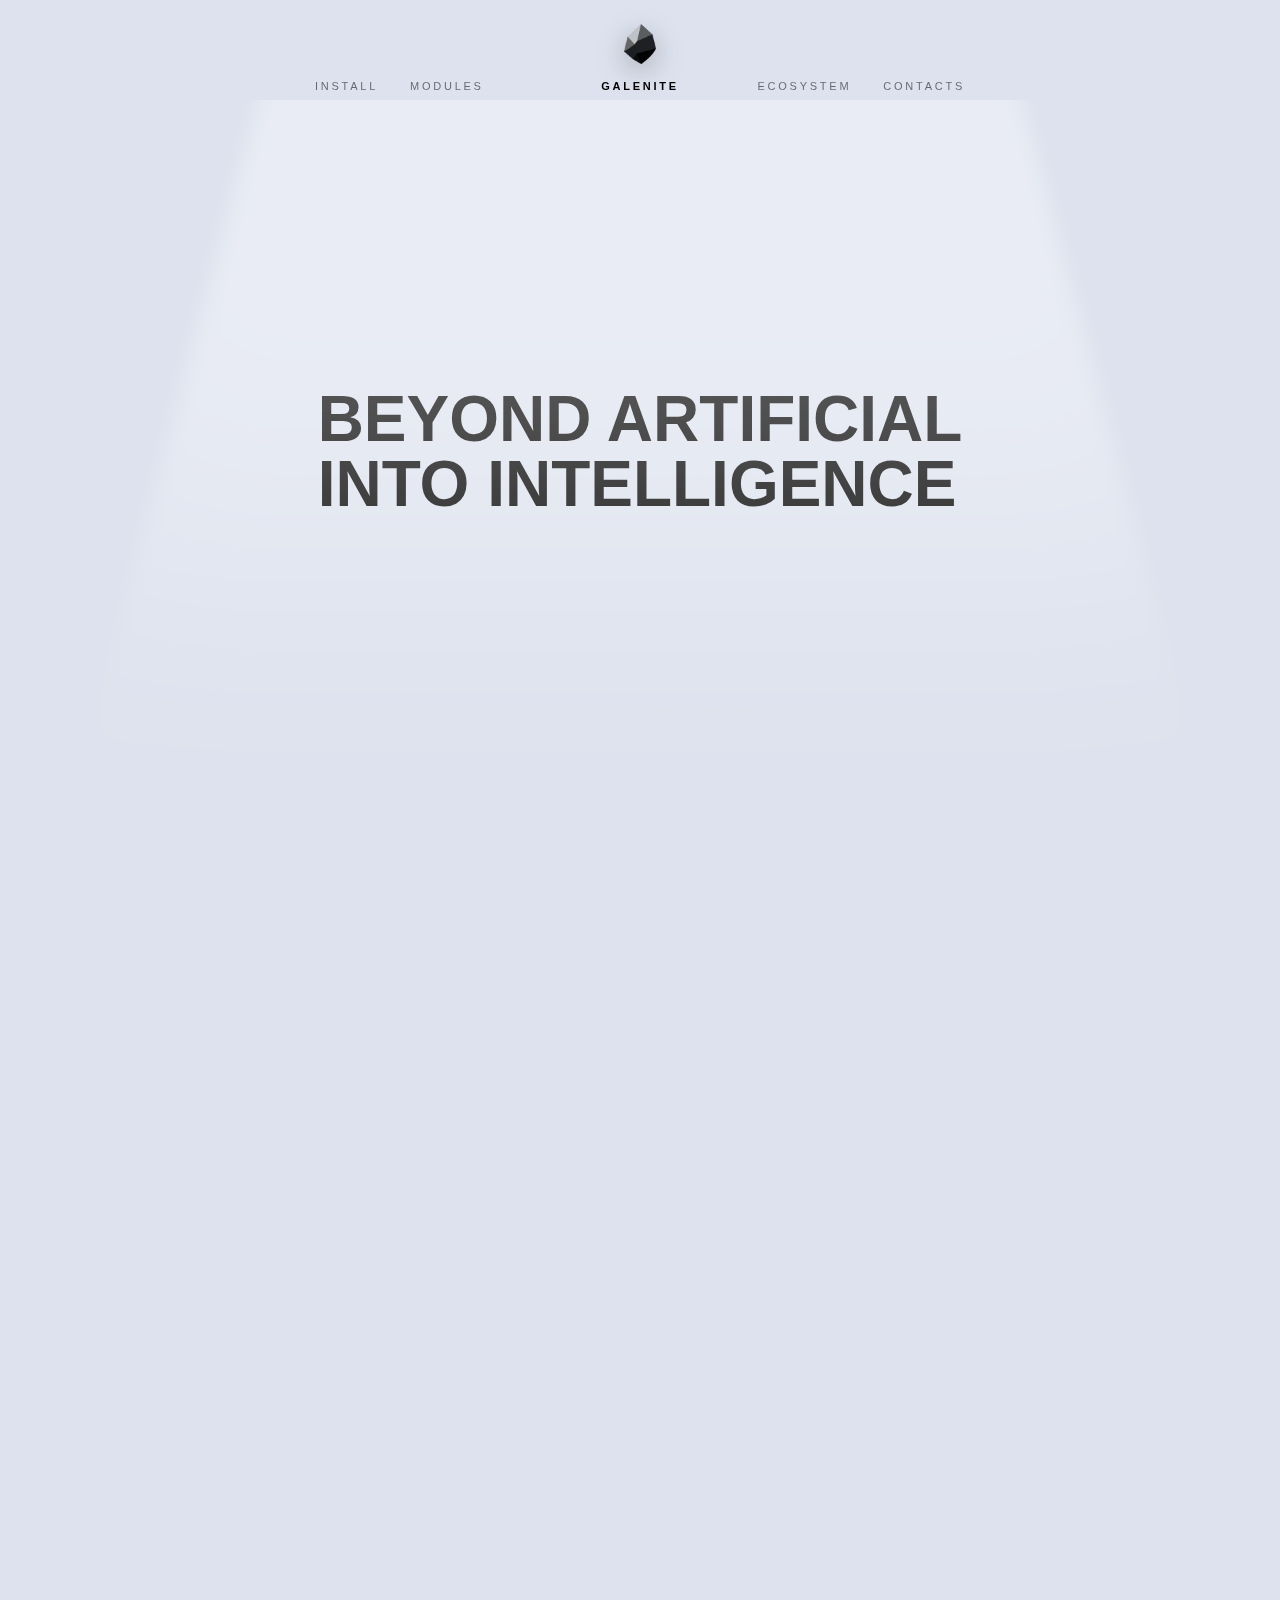
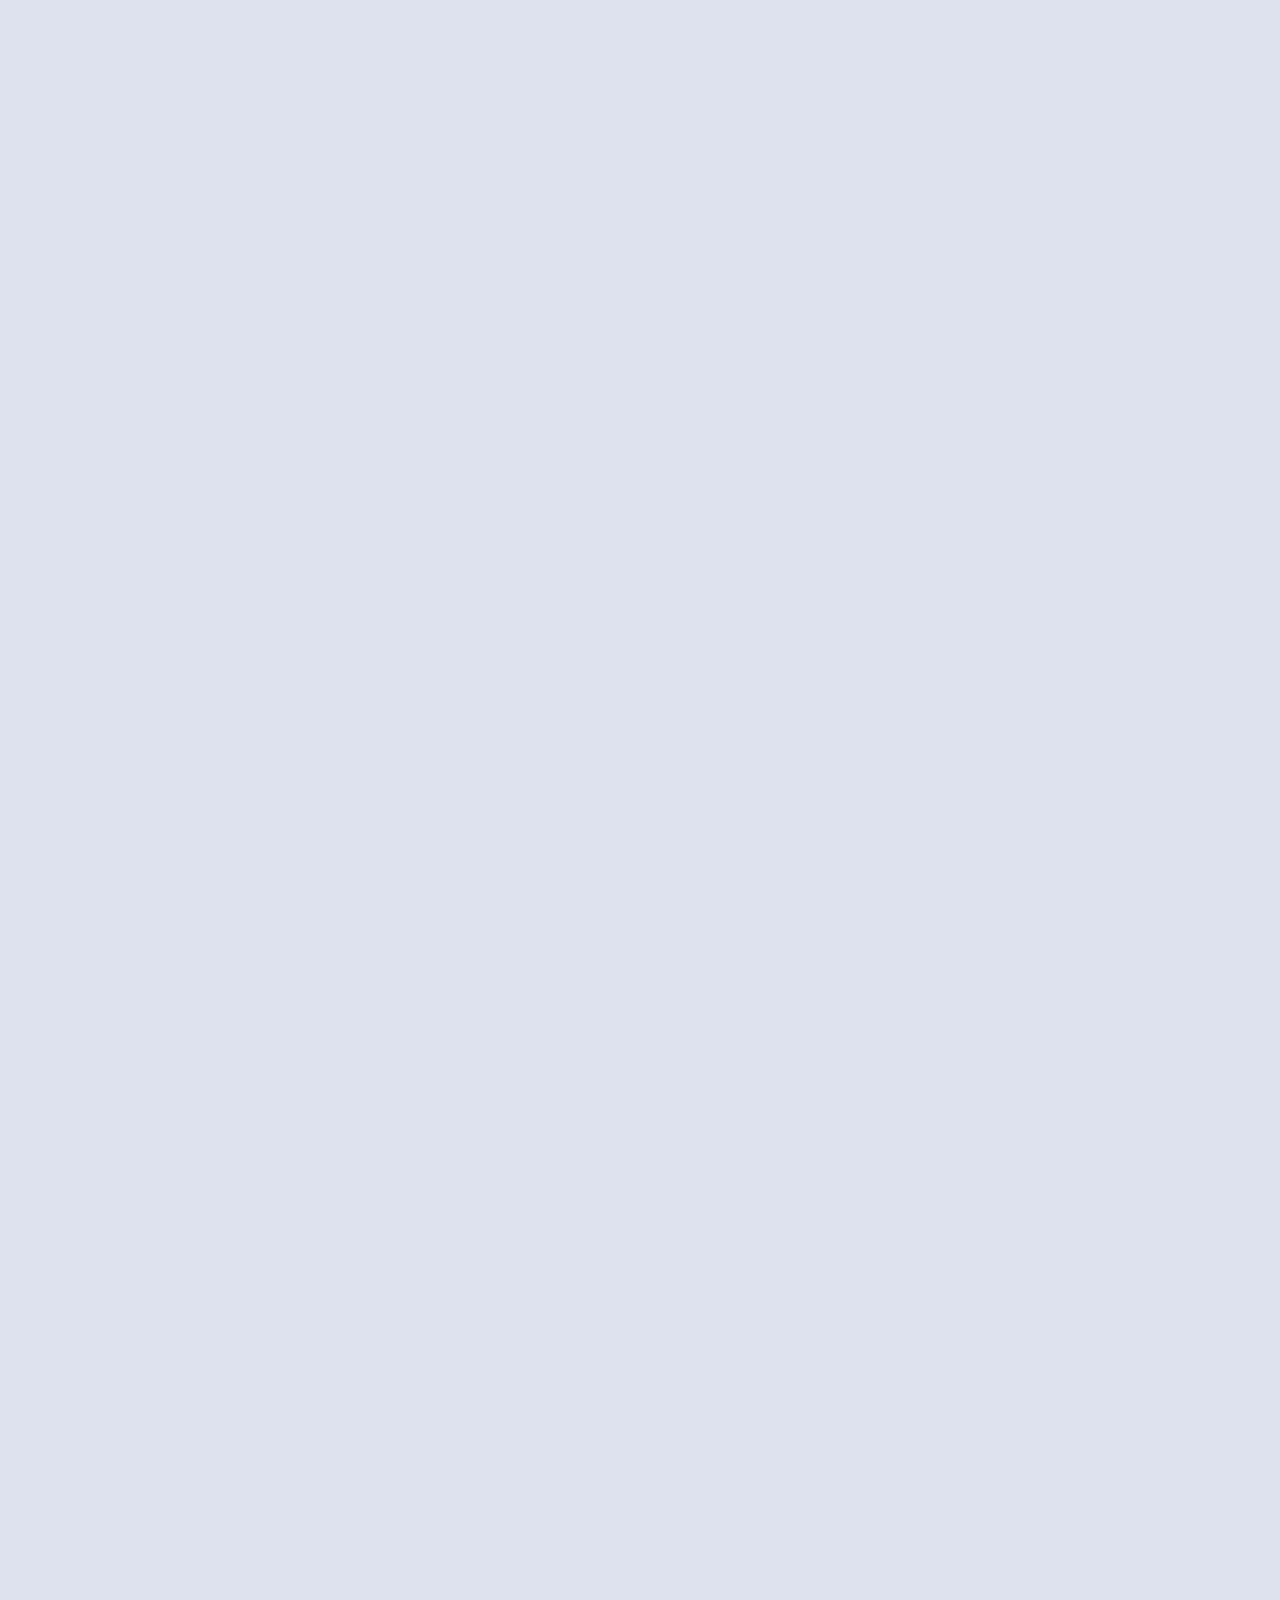
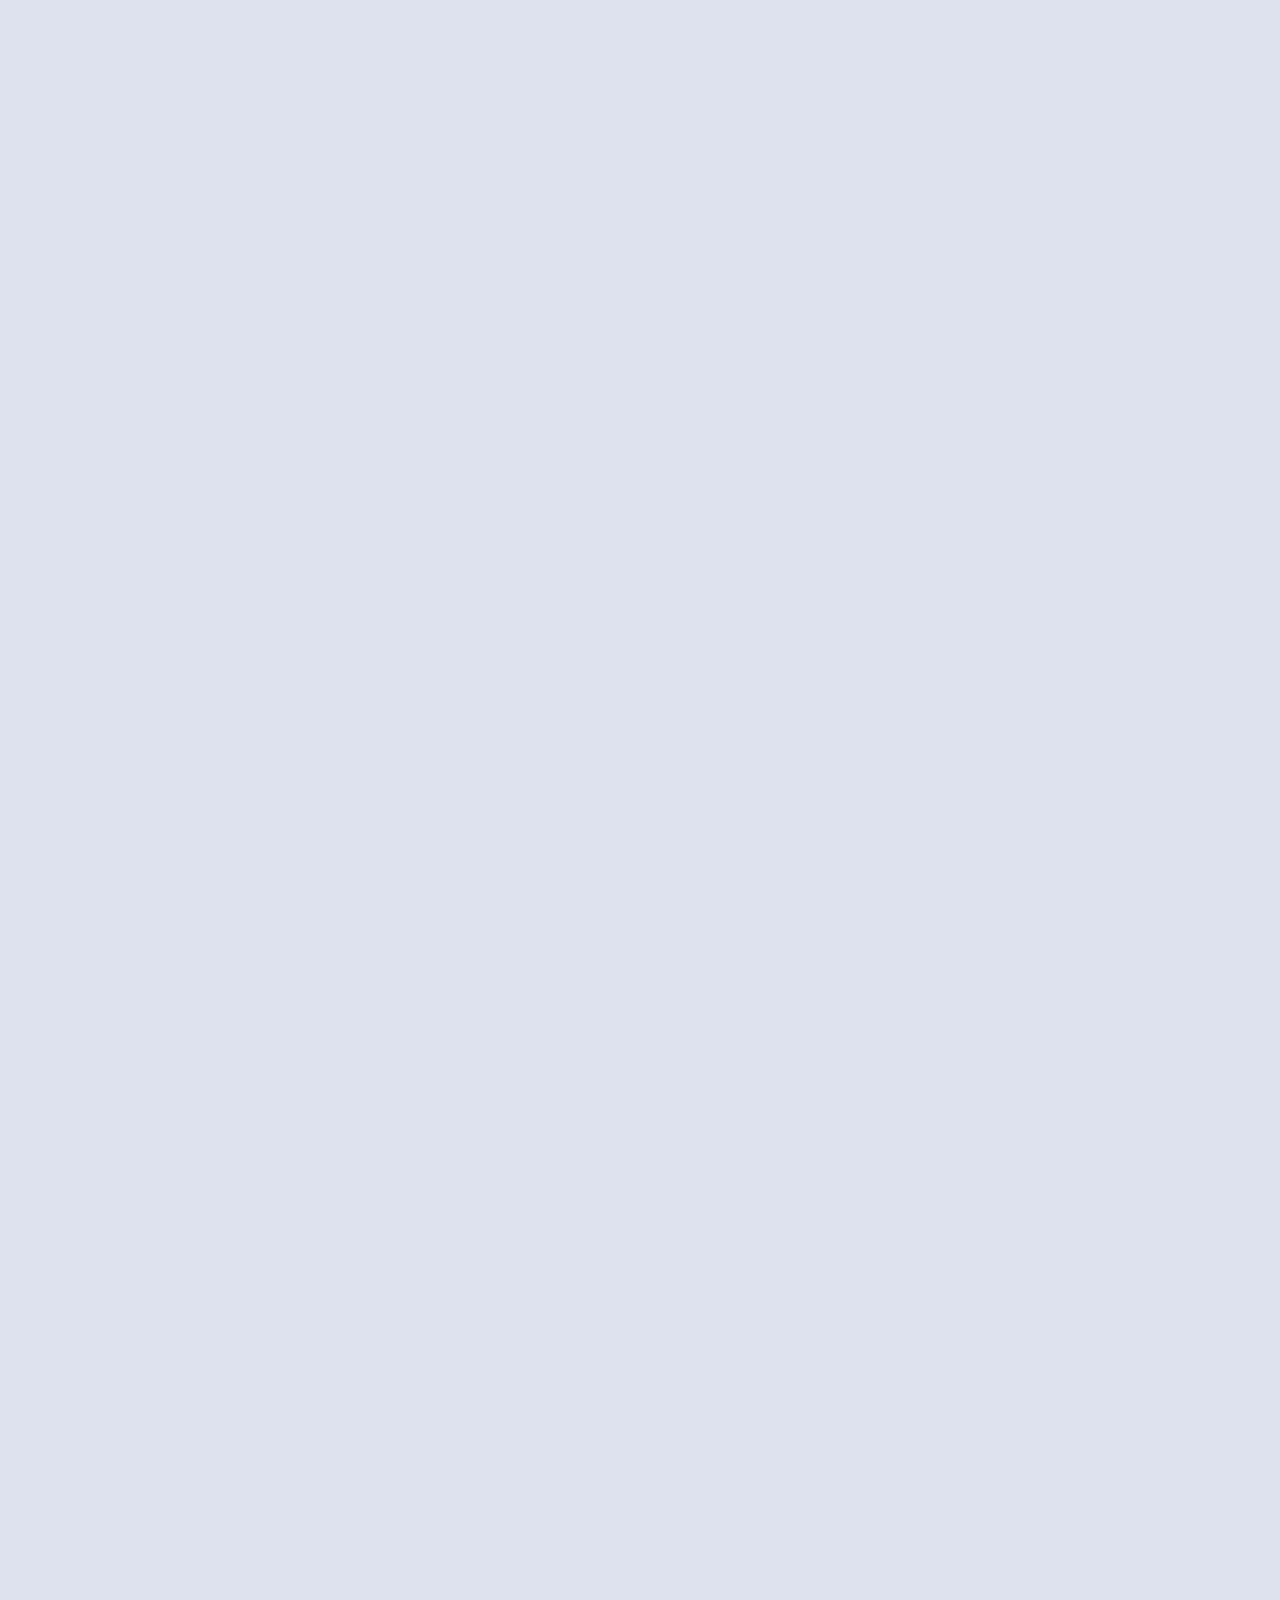
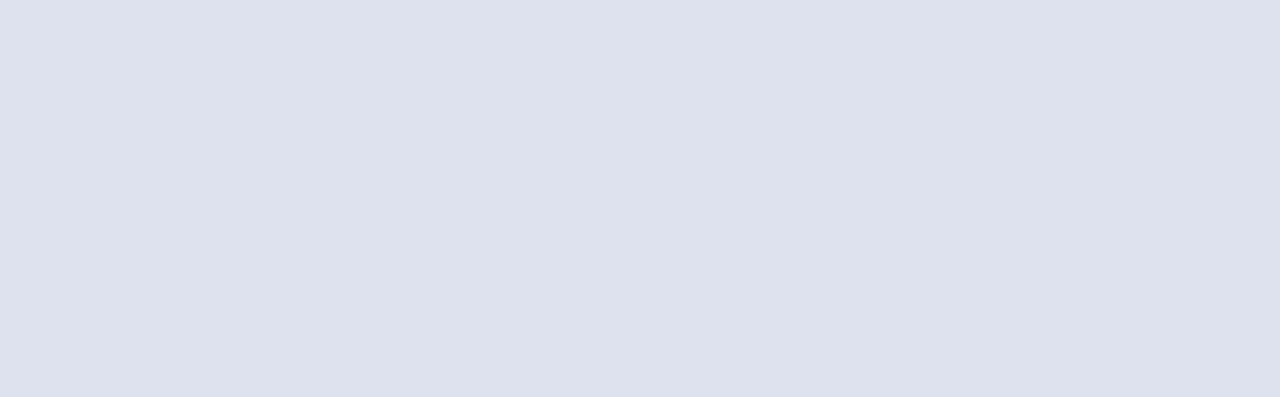
<file: index.html>
<!DOCTYPE html>
<html lang="en">
<head>
  <meta charset="UTF-8">
  <title>Galenite</title>
  <meta name="viewport" content="width=device-width, initial-scale=1.0">

  <!-- Шрифт Inter -->
  <link href="https://fonts.googleapis.com/css2?family=Inter:wght@300;400;500;600;700;800;900&display=swap" rel="stylesheet">
  <link rel="stylesheet" href="style.css">
</head>
<body>

  <!-- HEADER -->
  <header class="header">
    <div class="header-inner">
      <div class="logo-block">
        <img src="image/logo.png" class="logo-img" alt="Galenite logo">
      </div>

      <nav class="nav">
        <div class="nav-group nav-group-left">
          <a class="nav-link" href="#install">INSTALL</a>
          <a class="nav-link" href="#modules">MODULES</a>
        </div>

        <!-- центральный пункт под логотипом -->
        <a class="nav-link nav-center nav-link-active" href="#galenite">GALENITE</a>

        <div class="nav-group nav-group-right">
          <a class="nav-link" href="#ecosystem">ECOSYSTEM</a>
          <a class="nav-link" href="#contacts">CONTACTS</a>
        </div>
      </nav>
    </div>
  </header>

  <!-- BLOCK 1: HERO (16:9) -->
  <section class="block block-hero block-visible" id="galenite">
    <div class="hero">
      <h1 class="hero-title">
        <span class="line">BEYOND ARTIFICIAL</span>
        <span class="line">INTO INTELLIGENCE</span>
      </h1>
    </div>
  </section>

  <!-- BLOCK 2: ЦЕЛЬ (16:9) -->
  <section class="block block-goal">
    <div class="goal-inner">
      <div class="goal-image">
        <img src="image/logo.png" alt="Galenite crystal" class="goal-img">
      </div>

      <div class="goal-content">
        <div class="goal-title-row">
          <img src="image/cup.png" alt="" class="goal-icon-img">
          <h2 class="goal-title">Цель</h2>
        </div>

        <p class="goal-text">
          Galenite Finance — это модуль, созданный для сохранения и грамотного умножения финансов.
        </p>

        <p class="goal-text">
          Благодаря прямому подключению к банковским счетам модуль способен включать в себя
          и анализировать сразу несколько карт.
        </p>
      </div>
    </div>
  </section>

  <!-- BLOCK 3: AI TECHNOLOGIES + HARDWARE (16:9) -->
  <section class="block block-tech">
    <div class="tech-inner">

      <!-- ЧАТ слева -->
      <div class="tech-chat">
        <img src="image/chat-with-galen.png" alt="Chat with Galen" class="tech-chat-img">
      </div>

      <!-- Телефон по центру (правый край в центре экрана) -->
      <div class="tech-phone">
        <img src="image/iphone2.png" alt="iPhone side" class="tech-phone-img">
      </div>

      <!-- Текст справа -->
      <div class="tech-content">
        <!-- AI Technologies -->
        <div class="tech-block">
          <div class="tech-title-row">
            <img src="image/CPU.png" alt="" class="tech-icon">
            <h2 class="tech-title">AI Technologies</h2>
          </div>
          <p class="tech-text">
            Our solutions are powered by in-house artificial intelligence models,
            developed and trained on exclusive datasets collected by our team.
          </p>
        </div>

        <!-- Galenite's Hardware -->
        <div class="tech-block">
          <div class="tech-title-row">
            <img src="image/units.png" alt="" class="tech-icon">
            <h2 class="tech-title">Galenite's Hardware</h2>
          </div>
          <p class="tech-text">
            Thanks to custom-built servers designed specifically for <strong>GALENITE</strong>,
            our AI delivers lightning-fast response times to your queries. This minimizes latency
            and ensures seamless performance, even under heavy workloads.
          </p>
        </div>
      </div>

    </div>
  </section>

  <!-- BLOCK 4: MODULES (16:9) -->
  <section class="block block-modules" id="modules">
    <div class="modules-inner">

      <!-- FINANCE -->
      <div class="module-item">
        <div class="module-icon-wrap">
          <img src="image/finance.png" alt="Finance icon" class="module-icon">
        </div>
        <div class="module-content">
          <h3 class="module-title">FINANCE</h3>
          <p class="module-text">
            Модуль, созданный для сохранения и грамотного умножения финансов.
          </p>
          <p class="module-text">
            Благодаря прямому подключению к банковским счетам модуль способен
            включать в себя и анализировать сразу несколько карт.
          </p>
        </div>
      </div>

      <!-- HEALTH -->
      <div class="module-item">
        <div class="module-icon-wrap">
          <img src="image/health.png" alt="Health icon" class="module-icon">
        </div>
        <div class="module-content">
          <h3 class="module-title">HEALTH</h3>
          <p class="module-text">
            Модуль, который помогает держать тело в норме без лишней волокиты.
          </p>
          <p class="module-text">
            Следит за питанием, тренировками, шагами, водой и режимом сна —
            собирает всё в одну систему и даёт понятную картину твоего
            физического состояния.
          </p>
        </div>
      </div>

      <!-- BOTHIVE -->
      <div class="module-item">
        <div class="module-icon-wrap">
          <img src="image/bothive.png" alt="Bothive icon" class="module-icon">
        </div>
        <div class="module-content">
          <h3 class="module-title">BOTHIVE</h3>
          <p class="module-text">
            Модуль для бизнеса, который создаёт умных ИИ-ботов под продажи,
            поддержку и обучение.
          </p>
          <p class="module-text">
            Боты знают продукт, отвечают клиентам 24/7/365, не болеют, не устают
            и закрывают рутину так, как будто это цифровые сотрудники компании.
          </p>
        </div>
      </div>

      <!-- HOUSEHUB -->
      <div class="module-item">
        <div class="module-icon-wrap">
          <img src="image/househub.png" alt="Househub icon" class="module-icon">
        </div>
        <div class="module-content">
          <h3 class="module-title">HOUSEHUB</h3>
          <p class="module-text">
            Модуль для управления умным домом.
          </p>
          <p class="module-text">
            Подключает устройства, автоматизирует бытовые процессы и даёт
            контроль над всей домашней системой в одном месте.
          </p>
        </div>
      </div>

      <!-- KIDS -->
      <div class="module-item">
        <div class="module-icon-wrap">
          <img src="image/kids.png" alt="Kids icon" class="module-icon">
        </div>
        <div class="module-content">
          <h3 class="module-title">KIDS</h3>
          <p class="module-text">
            Модуль для детей, где у ребёнка появляется свой ИИ-друг.
          </p>
          <p class="module-text">
            Он придумывает задания, игры, квесты, помогает развиваться и учиться
            новому — но при этом не «привязывает» ребёнка к себе и мягко
            объясняет важность настоящего общения и реальных друзей.
          </p>
        </div>
      </div>

      <!-- AUTOPILOT -->
      <div class="module-item">
        <div class="module-icon-wrap">
          <img src="image/autopilot.png" alt="Autopilot icon" class="module-icon">
        </div>
        <div class="module-content">
          <h3 class="module-title">AUTOPILOT</h3>
          <p class="module-text">
            Модуль, который сам планирует твой день, неделю и месяц.
          </p>
          <p class="module-text">
            Он учитывает привычки, расписание, переносы дел и мгновенно
            перестраивает план, если что-то изменилось. Просто пишешь ему в чат,
            и он корректирует весь график так, чтобы всё сходилось.
          </p>
        </div>
      </div>

    </div>
  </section>

  <!-- BLOCK 5: CONTACTS (IMAGE BACKGROUND + TEXT) -->
  <section class="block block-contacts-simple" id="contacts">
    <div class="contacts-content">
      <p>+7 (913) 009 2961</p>
      <p>WWW.GALENITE.RU</p>
      <p>INFO@GALENITE.RU</p>
    </div>
  </section>

  <!-- JS: анимации появления и скролл-хедер -->
  <script>
    document.addEventListener('DOMContentLoaded', () => {
      const header = document.querySelector('.header');
      const blocks = document.querySelectorAll('.block');

      // липкий хедер с тенью
      window.addEventListener('scroll', () => {
        if (window.scrollY > 40) {
          header.classList.add('header-scrolled');
        } else {
          header.classList.remove('header-scrolled');
        }
      });

      // плавное появление блоков при скролле
      const observer = new IntersectionObserver((entries) => {
        entries.forEach(entry => {
          if (entry.isIntersecting) {
            entry.target.classList.add('block-visible');
          }
        });
      }, { threshold: 0.25 });

      blocks.forEach(block => {
        // hero уже виден, остальные анимируем по скроллу
        if (!block.classList.contains('block-hero')) {
          observer.observe(block);
        }
      });
    });
  </script>

</body>
</html>
</file>
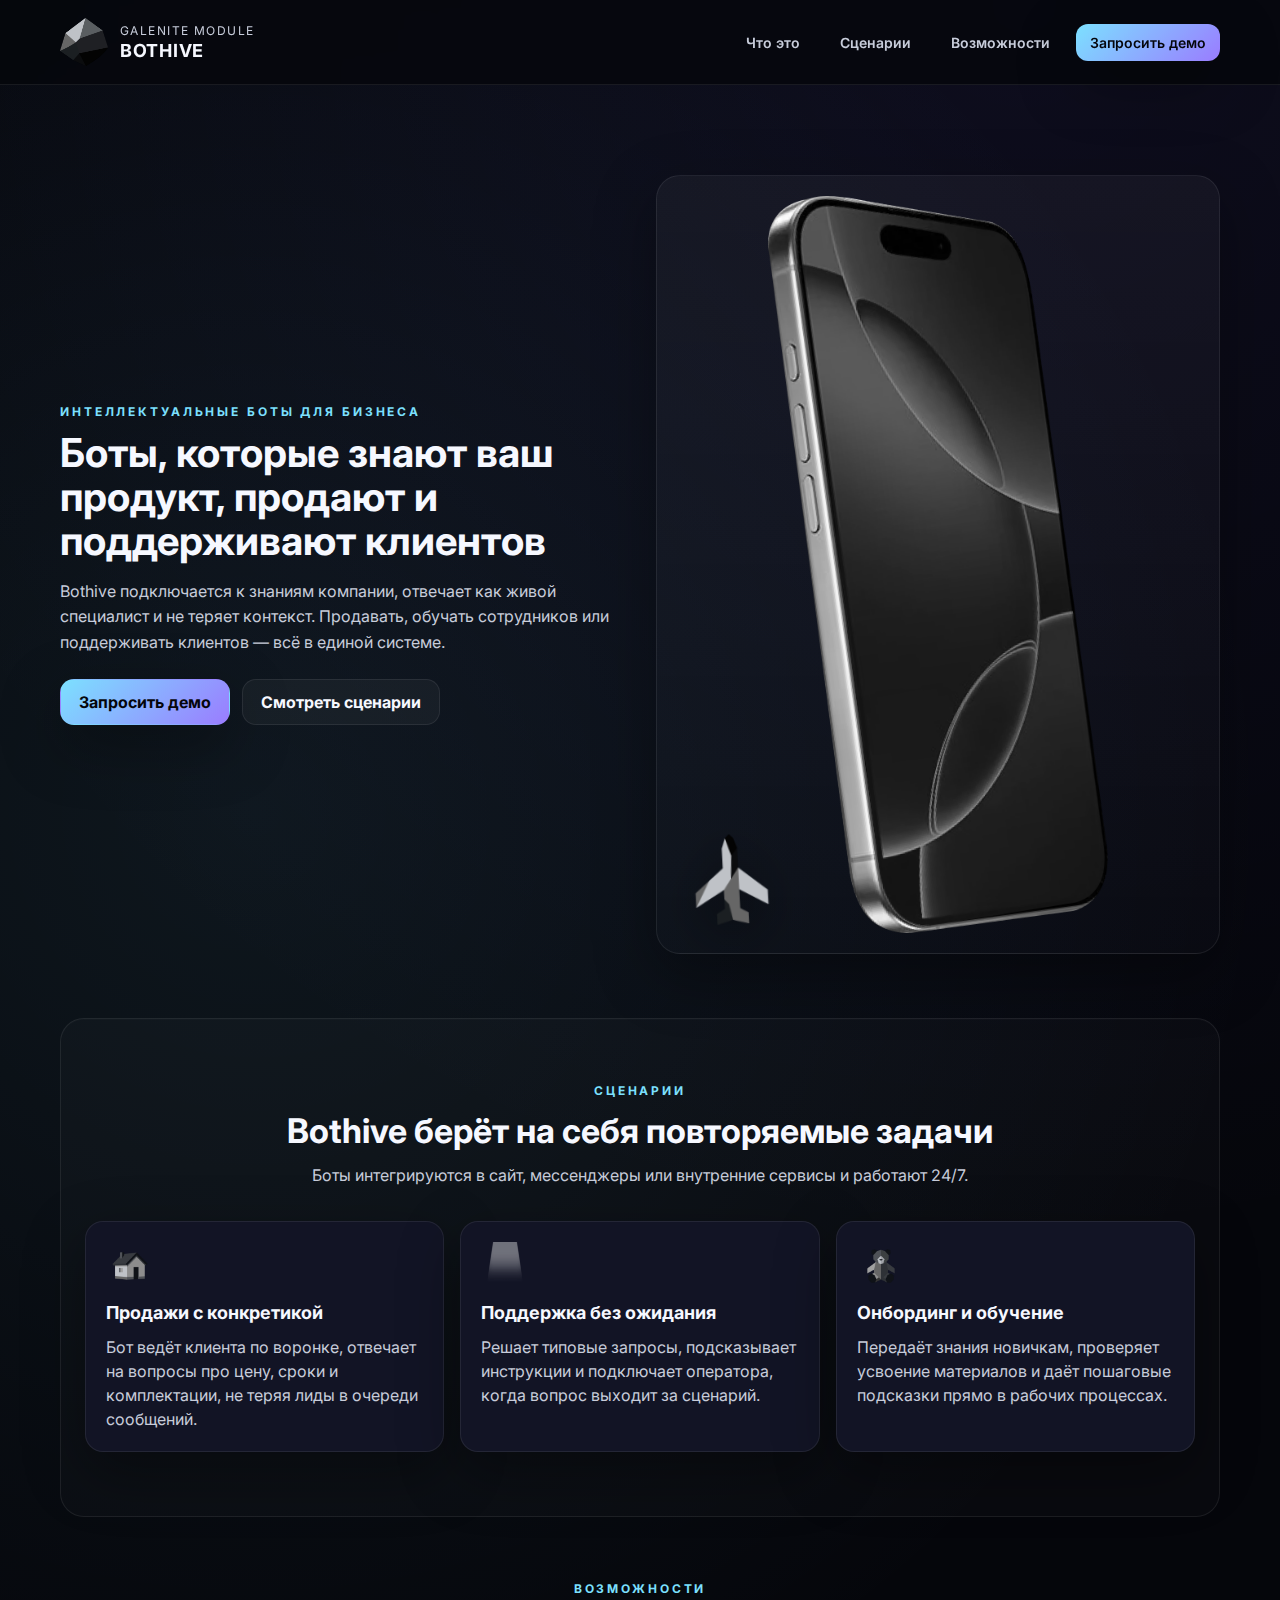
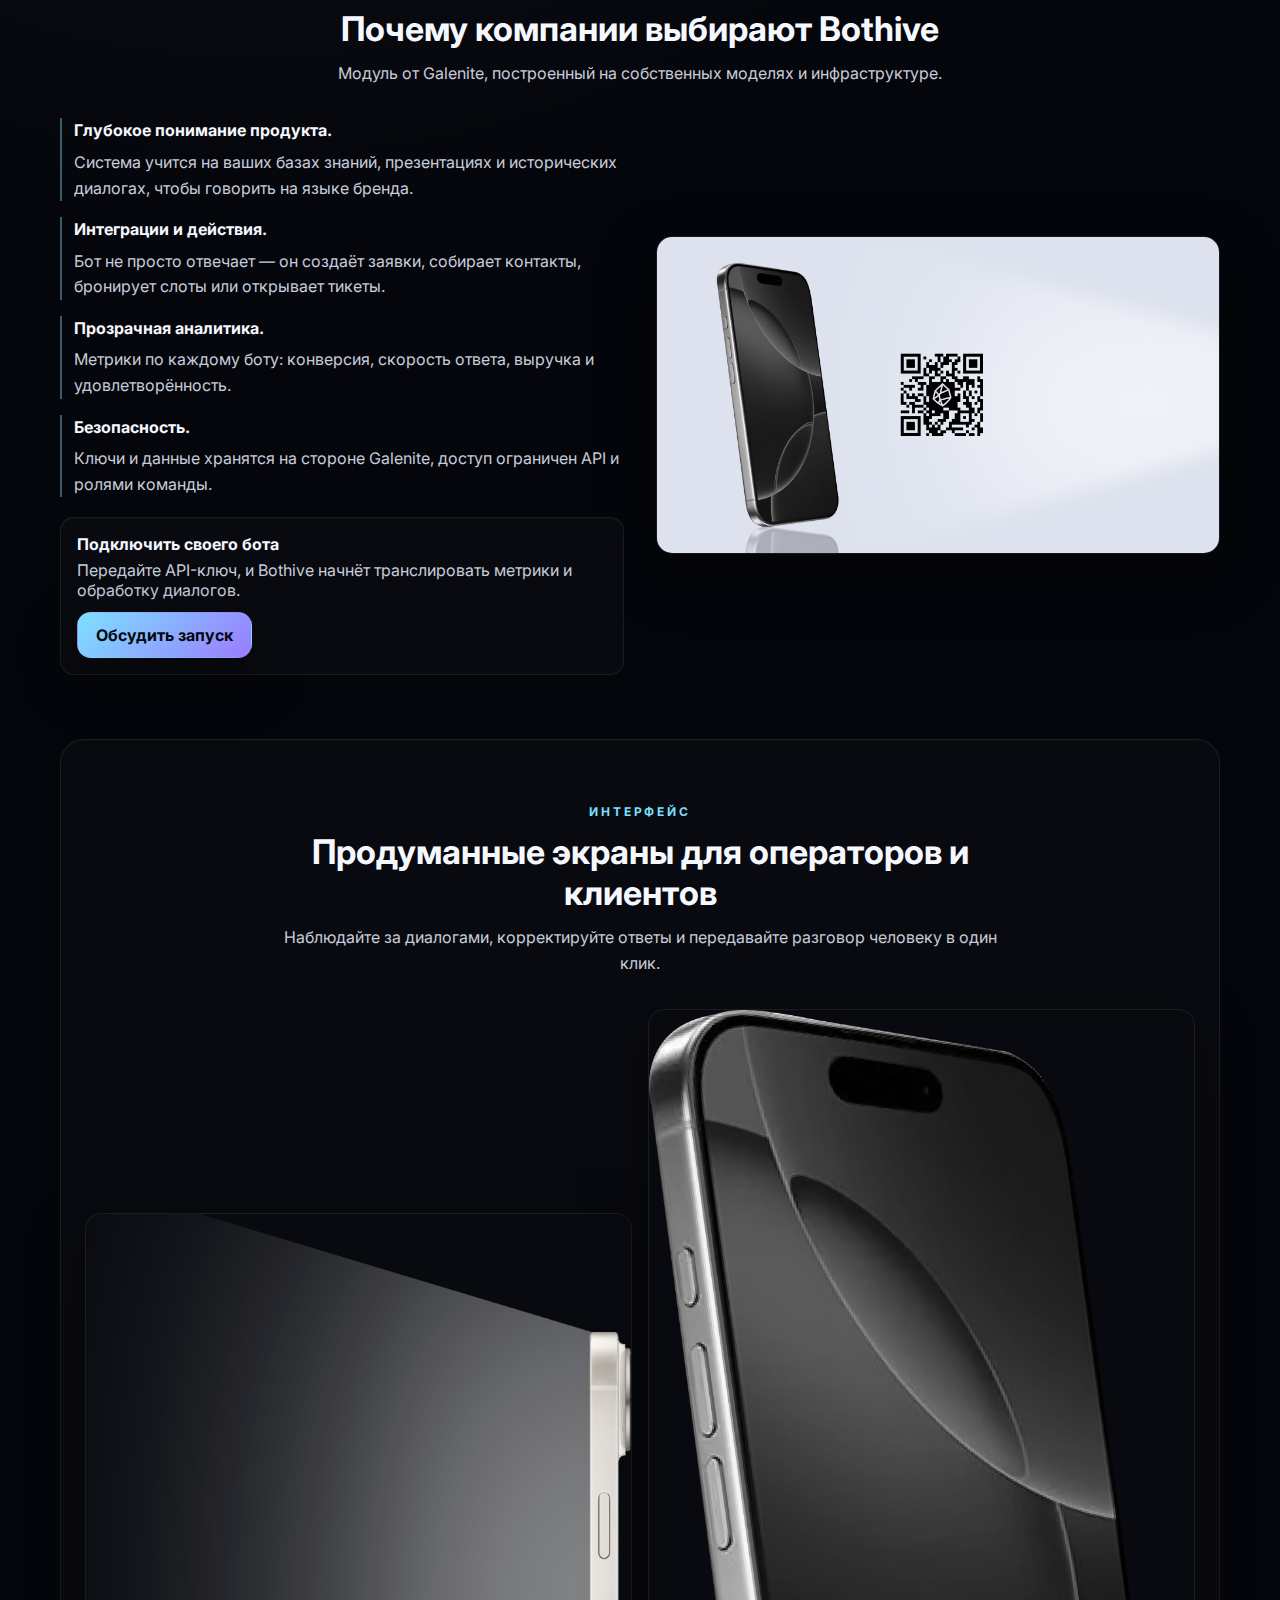
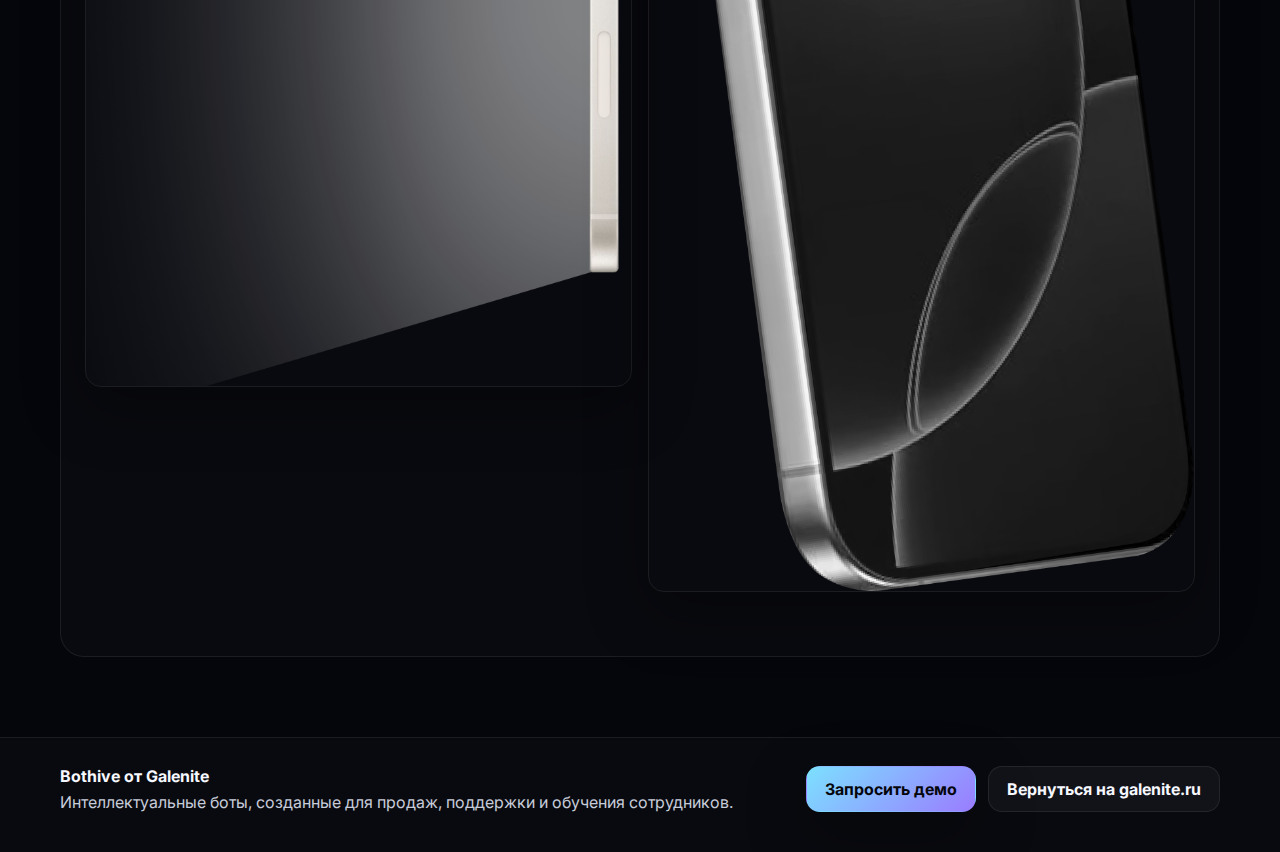
<file: bothive/index.html>
<!DOCTYPE html>
<html lang="ru">
<head>
  <meta charset="UTF-8">
  <meta name="viewport" content="width=device-width, initial-scale=1.0">
  <title>Bothive — умные боты для бизнеса</title>
  <link href="https://fonts.googleapis.com/css2?family=Inter:wght@400;500;600;700&display=swap" rel="stylesheet">
  <link rel="stylesheet" href="style.css">
</head>
<body>
  <header class="page-header">
    <div class="header-inner">
      <div class="logo-wrap">
        <img src="image/logo.png" alt="Bothive" class="logo">
        <div class="logo-title">
          <p class="logo-kicker">GALENITE MODULE</p>
          <p class="logo-name">BOTHIVE</p>
        </div>
      </div>
      <nav class="header-nav">
        <a href="#about" class="nav-link">Что это</a>
        <a href="#use-cases" class="nav-link">Сценарии</a>
        <a href="#features" class="nav-link">Возможности</a>
        <a href="#demo" class="nav-link nav-link-primary">Запросить демо</a>
      </nav>
    </div>
  </header>

  <main>
    <section class="section hero" id="about">
      <div class="hero-grid">
        <div class="hero-text">
          <p class="kicker">ИНТЕЛЛЕКТУАЛЬНЫЕ БОТЫ ДЛЯ БИЗНЕСА</p>
          <h1 class="hero-title">Боты, которые знают ваш продукт, продают и поддерживают клиентов</h1>
          <p class="hero-subtitle">
            Bothive подключается к знаниям компании, отвечает как живой специалист и не теряет контекст.
            Продавать, обучать сотрудников или поддерживать клиентов — всё в единой системе.
          </p>
          <div class="hero-actions" id="demo">
            <a class="btn btn-primary" href="mailto:hello@galenite.ru">Запросить демо</a>
            <a class="btn btn-ghost" href="#use-cases">Смотреть сценарии</a>
          </div>
        </div>
        <div class="hero-visual">
          <div class="hero-card">
            <img src="image/iphone1.png" alt="Пример работы Bothive" class="hero-device">
            <img src="image/autopilot.png" alt="Автопилот" class="hero-autopilot">
          </div>
        </div>
      </div>
    </section>

    <section class="section section-muted" id="use-cases">
      <div class="section-heading">
        <p class="kicker">СЦЕНАРИИ</p>
        <h2 class="section-title">Bothive берёт на себя повторяемые задачи</h2>
        <p class="section-subtitle">Боты интегрируются в сайт, мессенджеры или внутренние сервисы и работают 24/7.</p>
      </div>
      <div class="cards-grid">
        <article class="card">
          <img src="image/househub.png" alt="Продажи" class="card-icon">
          <h3 class="card-title">Продажи с конкретикой</h3>
          <p class="card-text">
            Бот ведёт клиента по воронке, отвечает на вопросы про цену, сроки и комплектации, не теряя лиды в очереди сообщений.
          </p>
        </article>
        <article class="card">
          <img src="image/head-light.png" alt="Поддержка" class="card-icon">
          <h3 class="card-title">Поддержка без ожидания</h3>
          <p class="card-text">
            Решает типовые запросы, подсказывает инструкции и подключает оператора, когда вопрос выходит за сценарий.
          </p>
        </article>
        <article class="card">
          <img src="image/kids.png" alt="Обучение" class="card-icon">
          <h3 class="card-title">Онбординг и обучение</h3>
          <p class="card-text">
            Передаёт знания новичкам, проверяет усвоение материалов и даёт пошаговые подсказки прямо в рабочих процессах.
          </p>
        </article>
      </div>
    </section>

    <section class="section" id="features">
      <div class="section-heading">
        <p class="kicker">ВОЗМОЖНОСТИ</p>
        <h2 class="section-title">Почему компании выбирают Bothive</h2>
        <p class="section-subtitle">Модуль от Galenite, построенный на собственных моделях и инфраструктуре.</p>
      </div>
      <div class="feature-grid">
        <div class="feature-text">
          <ul class="feature-list">
            <li>
              <span class="feature-label">Глубокое понимание продукта.</span>
              Система учится на ваших базах знаний, презентациях и исторических диалогах, чтобы говорить на языке бренда.
            </li>
            <li>
              <span class="feature-label">Интеграции и действия.</span>
              Бот не просто отвечает — он создаёт заявки, собирает контакты, бронирует слоты или открывает тикеты.
            </li>
            <li>
              <span class="feature-label">Прозрачная аналитика.</span>
              Метрики по каждому боту: конверсия, скорость ответа, выручка и удовлетворённость.
            </li>
            <li>
              <span class="feature-label">Безопасность.</span>
              Ключи и данные хранятся на стороне Galenite, доступ ограничен API и ролями команды.
            </li>
          </ul>
          <div class="feature-cta">
            <p class="cta-title">Подключить своего бота</p>
            <p class="cta-text">Передайте API-ключ, и Bothive начнёт транслировать метрики и обработку диалогов.</p>
            <a class="btn btn-primary" href="mailto:hello@galenite.ru">Обсудить запуск</a>
          </div>
        </div>
        <div class="feature-visual">
          <img src="image/block-5.png" alt="Аналитика Bothive" class="feature-img">
        </div>
      </div>
    </section>

    <section class="section section-muted">
      <div class="section-heading">
        <p class="kicker">ИНТЕРФЕЙС</p>
        <h2 class="section-title">Продуманные экраны для операторов и клиентов</h2>
        <p class="section-subtitle">Наблюдайте за диалогами, корректируйте ответы и передавайте разговор человеку в один клик.</p>
      </div>
      <div class="gallery">
        <img src="image/iphone2.png" alt="Экран чата" class="gallery-img">
        <img src="image/iphone1.png" alt="Экран с подсказками" class="gallery-img">
      </div>
    </section>
  </main>

  <footer class="footer">
    <div class="footer-inner">
      <div>
        <p class="footer-title">Bothive от Galenite</p>
        <p class="footer-text">Интеллектуальные боты, созданные для продаж, поддержки и обучения сотрудников.</p>
      </div>
      <div class="footer-actions">
        <a class="btn btn-primary" href="mailto:hello@galenite.ru">Запросить демо</a>
        <a class="btn btn-ghost" href="/">Вернуться на galenite.ru</a>
      </div>
    </div>
  </footer>
</body>
</html>
</file>
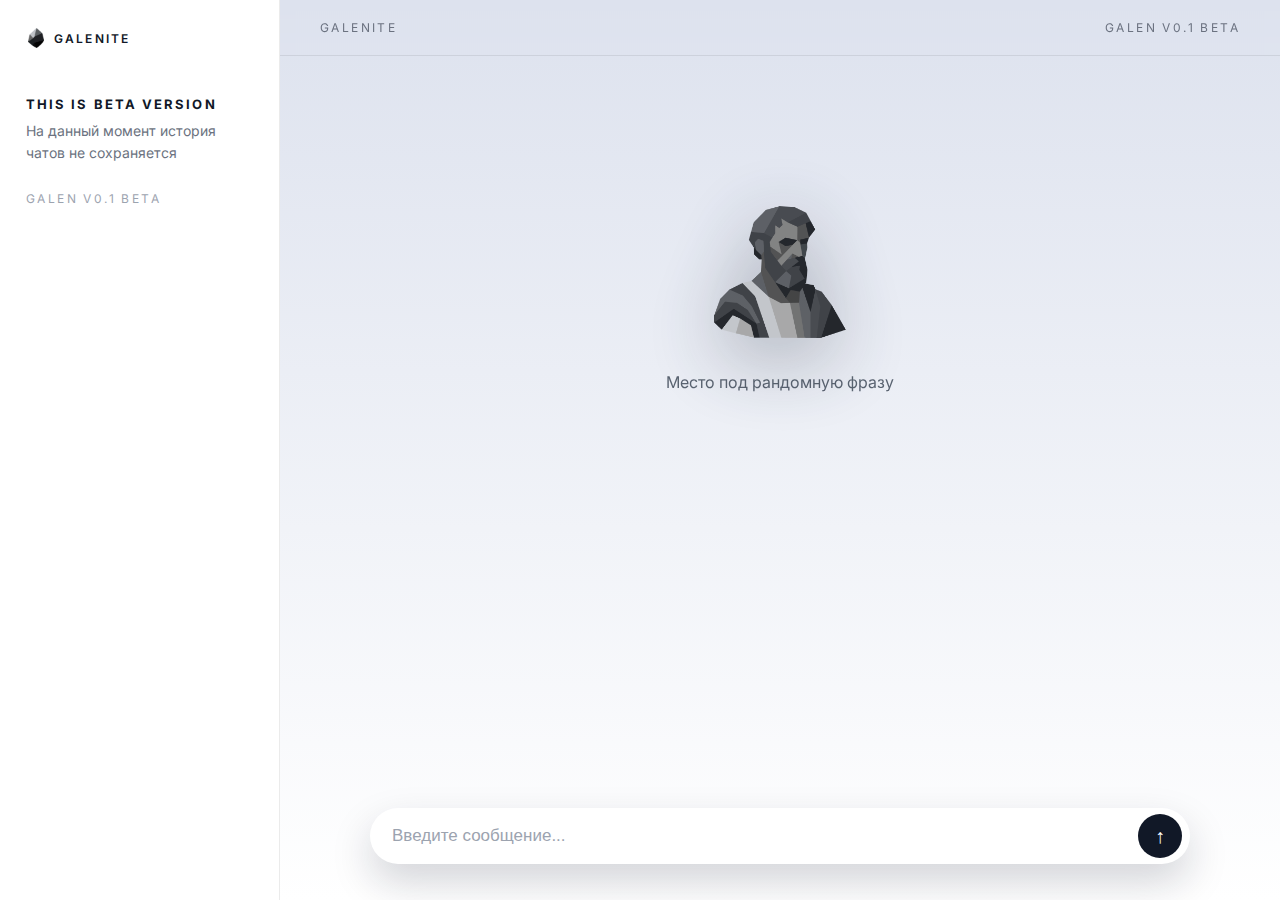
<file: galen_chat/index.html>
<!DOCTYPE html>
<html lang="ru">
<head>
  <meta charset="UTF-8">
  <title>Galen Chat — Beta</title>
  <meta name="viewport" content="width=device-width, initial-scale=1.0">

  <!-- Inter -->
  <link href="https://fonts.googleapis.com/css2?family=Inter:wght@300;400;500;600;700&display=swap" rel="stylesheet">
  <link rel="stylesheet" href="style.css">
</head>
<body>
<div class="layout">

  <!-- ЛЕВАЯ БЕЛАЯ ПАНЕЛЬ -->
  <aside class="sidebar">
    <div class="sidebar-top">
      <div class="sidebar-logo">
        <!-- если есть svg/иконка – сюда -->
        <img class="logo-img" src="images/logo.png" alt="Galenite logo">
        <span>GALENITE</span>
      </div>

      <div class="sidebar-beta">
        <div class="beta-label">THIS IS BETA VERSION</div>
        <p>На данный момент история чатов не сохраняется</p>
      </div>
    </div>

    <div class="sidebar-bottom">
      <span class="sidebar-caption">GALEN v0.1 BETA</span>
    </div>
  </aside>

  <!-- ОСНОВНАЯ ОБЛАСТЬ -->
  <main class="main">
    <header class="topbar">
      <span class="topbar-left">GALENITE</span>
      <span class="topbar-right">GALEN v0.1 BETA</span>
    </header>

    <section class="canvas">
      <!-- Вертикальные пунктирные линии -->
      <div class="grid-line grid-line-left"></div>
      <div class="grid-line grid-line-right"></div>

      <!-- Область чата -->
      <div class="chat-shell">
        <div class="galen-block" id="galen-block">
          <div class="galen-avatar">
            <img src="images/galen.png" alt="Galen avatar">
          </div>
          <div class="galen-phrase" id="galen-phrase">
            Место под рандомную фразу
          </div>
        </div>

        <div class="chat-messages" id="chat"></div>
      </div>
    </section>

    <!-- ИНПУТ-СТРОКА СНИЗУ -->
    <form class="input-bar" id="chat-form">
      <div class="input-pill">
        <input
          id="message"
          type="text"
          autocomplete="off"
          placeholder="Введите сообщение..."
        />
        <button type="submit" id="send" aria-label="Отправить">
          <span class="send-icon">↑</span>
        </button>
      </div>
    </form>
  </main>
</div>

<script src="chat.js"></script>
</body>
</html>
</file>
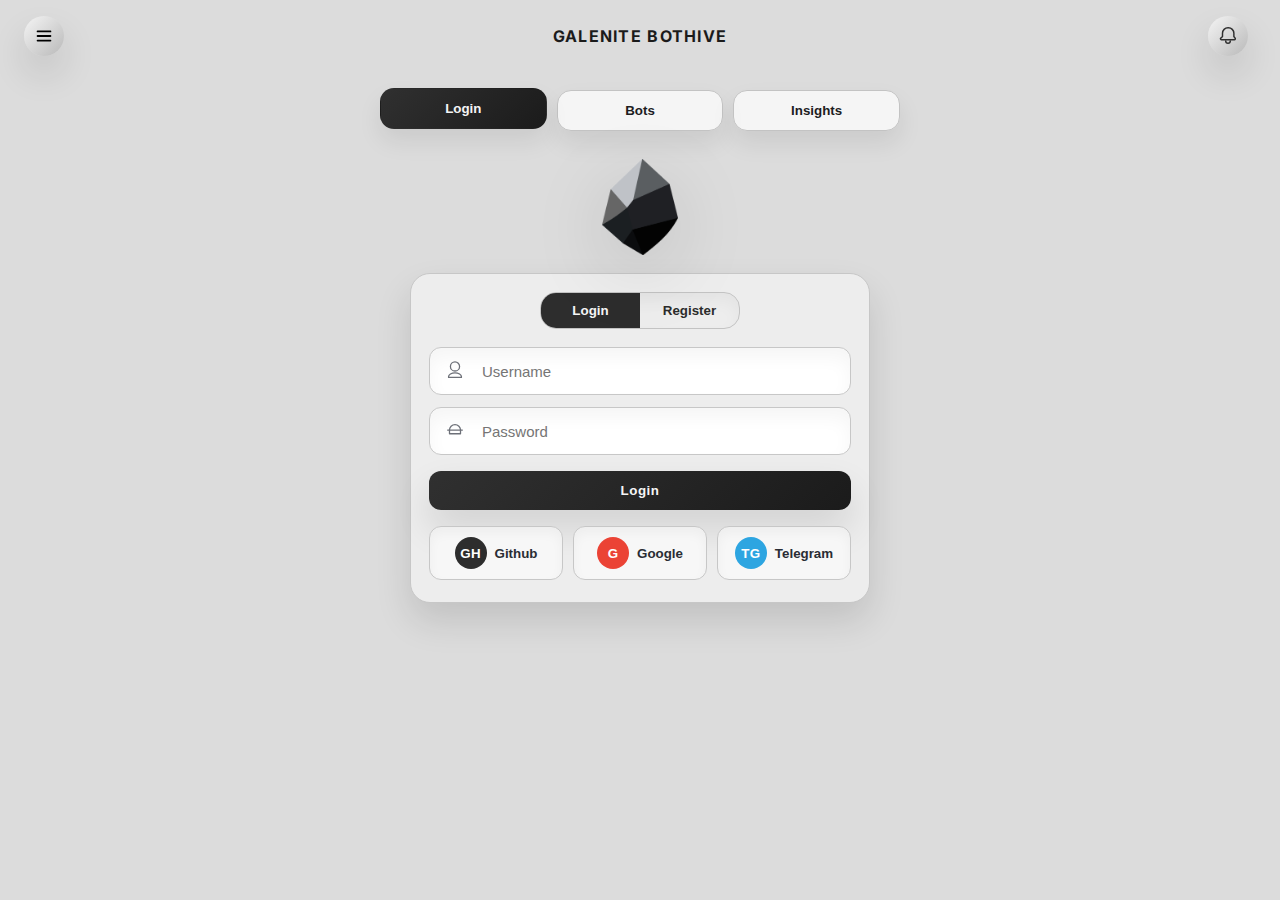
<file: bothive/dashboard/index.html>
<!DOCTYPE html>
<html lang="en">
<head>
  <meta charset="UTF-8" />
  <meta name="viewport" content="width=device-width, initial-scale=1.0" />
  <title>Bothive Dashboard</title>
  <link rel="stylesheet" href="style.css" />
  <link rel="preconnect" href="https://fonts.googleapis.com">
  <link rel="preconnect" href="https://fonts.gstatic.com" crossorigin>
  <link href="https://fonts.googleapis.com/css2?family=Inter:wght@400;500;600;700&display=swap" rel="stylesheet">
</head>
<body>
  <header class="topbar">
    <button class="icon-button" aria-label="Open menu">
      <svg viewBox="0 0 24 24" aria-hidden="true">
        <rect x="4" y="6" width="16" height="2" rx="1"></rect>
        <rect x="4" y="11" width="16" height="2" rx="1"></rect>
        <rect x="4" y="16" width="16" height="2" rx="1"></rect>
      </svg>
    </button>
    <div class="topbar__title">GALENITE BOTHIVE</div>
    <button class="icon-button" aria-label="Notifications">
      <svg viewBox="0 0 24 24" aria-hidden="true">
        <path d="M12 3a6 6 0 0 0-6 6v3.586l-1.293 1.293A1 1 0 0 0 5 16h14a1 1 0 0 0 .707-1.707L18.414 12.6V9a6 6 0 0 0-6-6Z" fill="none" stroke="currentColor" stroke-width="1.6" stroke-linecap="round" stroke-linejoin="round"></path>
        <path d="M9.5 17.5a2.5 2.5 0 0 0 5 0" fill="none" stroke="currentColor" stroke-width="1.6" stroke-linecap="round"></path>
      </svg>
    </button>
  </header>

  <main class="page">
    <nav class="view-toggle" aria-label="Dashboard views">
      <button class="toggle active" data-view="login">Login</button>
      <button class="toggle" data-view="bots">Bots</button>
      <button class="toggle" data-view="insight">Insights</button>
    </nav>

    <section class="panel" data-view-panel="login">
      <div class="logo-stack">
        <img src="../image/logo.png" alt="Bothive logo" class="logo" />
      </div>
      <div class="card auth-card">
        <div class="tab-row" role="tablist">
          <button class="tab active" role="tab" aria-selected="true">Login</button>
          <button class="tab" role="tab" aria-selected="false">Register</button>
        </div>
        <label class="input">
          <svg viewBox="0 0 24 24" aria-hidden="true">
            <path d="M12 12a5 5 0 1 0-5-5 5 5 0 0 0 5 5Zm0 2c-4 0-7 2-7 4v1h14v-1c0-2-3-4-7-4Z" fill="none" stroke="currentColor" stroke-width="1.4" stroke-linecap="round" stroke-linejoin="round"></path>
          </svg>
          <input type="text" placeholder="Username" aria-label="Username" />
        </label>
        <label class="input">
          <svg viewBox="0 0 24 24" aria-hidden="true">
            <path d="M6 11a6 6 0 1 1 12 0v4H6Z" fill="none" stroke="currentColor" stroke-width="1.4" stroke-linecap="round" stroke-linejoin="round"></path>
            <path d="M4 11h16" fill="none" stroke="currentColor" stroke-width="1.4" stroke-linecap="round"></path>
          </svg>
          <input type="password" placeholder="Password" aria-label="Password" />
        </label>
        <button class="primary">Login</button>
        <div class="social-row" aria-label="Social login options">
          <button class="social github" aria-label="Login with GitHub">
            <span class="pill">GH</span>
            <span>Github</span>
          </button>
          <button class="social google" aria-label="Login with Google">
            <span class="pill">G</span>
            <span>Google</span>
          </button>
          <button class="social telegram" aria-label="Login with Telegram">
            <span class="pill">TG</span>
            <span>Telegram</span>
          </button>
        </div>
      </div>
    </section>

    <section class="panel hidden" data-view-panel="bots">
      <div class="device">
        <div class="device__screen"></div>
        <div class="device__base"></div>
      </div>
      <div class="bot-list">
        <article class="bot-card">
          <div class="bot-card__logo">H</div>
          <div class="bot-card__body">
            <h3>GAINT bot #1</h3>
            <p>Real-time ops</p>
          </div>
          <div class="bot-card__status">12:40pm</div>
        </article>
        <article class="bot-card">
          <div class="bot-card__logo">H</div>
          <div class="bot-card__body">
            <h3>GAINT bot #2</h3>
            <p>Risk monitor</p>
          </div>
          <div class="bot-card__status">08:20am</div>
        </article>
        <article class="bot-card">
          <div class="bot-card__logo">H</div>
          <div class="bot-card__body">
            <h3>GAINT bot #3</h3>
            <p>Ticket queue</p>
          </div>
          <div class="bot-card__status">07:10am</div>
        </article>
      </div>
    </section>

    <section class="panel hidden" data-view-panel="insight">
      <div class="device">
        <div class="device__screen"></div>
        <div class="device__base"></div>
      </div>
      <div class="insight-card">
        <div class="insight-card__header">
          <div class="bot-chip">
            <span class="bot-chip__logo">H</span>
            <div>
              <div class="bot-chip__name">GAINT bot #1</div>
              <div class="bot-chip__meta">Live • updated just now</div>
            </div>
          </div>
          <button class="icon-button" aria-label="More options">
            <svg viewBox="0 0 24 24" aria-hidden="true">
              <circle cx="6" cy="12" r="1.2"></circle>
              <circle cx="12" cy="12" r="1.2"></circle>
              <circle cx="18" cy="12" r="1.2"></circle>
            </svg>
          </button>
        </div>
        <div class="insight-card__body">
          <div class="metric">
            <div class="metric__label">Average response</div>
            <div class="metric__value">1.2K</div>
            <div class="metric__desc">per hour</div>
          </div>
          <div class="metric">
            <div class="metric__label">Voice notes</div>
            <div class="metric__value">475</div>
            <div class="metric__desc">today</div>
          </div>
          <div class="chart">
            <svg viewBox="0 0 160 100" role="img" aria-label="Performance chart">
              <defs>
                <linearGradient id="lineGradient" x1="0" y1="0" x2="0" y2="1">
                  <stop offset="0%" stop-color="#8ae6ff" stop-opacity="0.9" />
                  <stop offset="100%" stop-color="#4f7bff" stop-opacity="0.1" />
                </linearGradient>
              </defs>
              <polyline points="0,70 20,60 40,65 60,40 80,55 100,35 120,50 140,20 160,30" fill="none" stroke="#9de7ff" stroke-width="4" stroke-linecap="round" stroke-linejoin="round" />
              <polygon points="0,100 0,70 20,60 40,65 60,40 80,55 100,35 120,50 140,20 160,30 160,100" fill="url(#lineGradient)" opacity="0.45" />
            </svg>
          </div>
        </div>
        <div class="insight-card__footer">
          <button class="pill-btn" aria-label="Action for insights">
            <svg viewBox="0 0 24 24" aria-hidden="true">
              <path d="M12 3v18M3 12h18" fill="none" stroke="currentColor" stroke-width="1.8" stroke-linecap="round" />
            </svg>
          </button>
          <button class="pill-btn" aria-label="Secondary action">
            <svg viewBox="0 0 24 24" aria-hidden="true">
              <path d="M5 12h14M5 7h14M5 17h14" fill="none" stroke="currentColor" stroke-width="1.8" stroke-linecap="round" />
            </svg>
          </button>
        </div>
      </div>
    </section>
  </main>

  <script>
    const toggles = document.querySelectorAll('[data-view]');
    const panels = document.querySelectorAll('[data-view-panel]');

    toggles.forEach((btn) => {
      btn.addEventListener('click', () => {
        toggles.forEach((b) => b.classList.remove('active'));
        btn.classList.add('active');

        const view = btn.getAttribute('data-view');
        panels.forEach((panel) => {
          const isMatch = panel.getAttribute('data-view-panel') === view;
          panel.classList.toggle('hidden', !isMatch);
        });
      });
    });
  </script>
</body>
</html>
</file>
<file: bothive/style.css>
:root {
  --bg: #05060b;
  --bg-muted: #0d0f18;
  --card: #121425;
  --text: #f6f8ff;
  --text-muted: #c7ccda;
  --accent: #7ce0ff;
  --accent-strong: #5dd0ff;
  --border: rgba(255, 255, 255, 0.08);
  --shadow: 0 20px 60px rgba(0, 0, 0, 0.35);
}

* {
  box-sizing: border-box;
}

body {
  margin: 0;
  font-family: 'Inter', system-ui, -apple-system, 'Segoe UI', sans-serif;
  background: radial-gradient(circle at 20% 20%, rgba(124, 224, 255, 0.08), transparent 30%),
    radial-gradient(circle at 80% 0%, rgba(120, 99, 255, 0.08), transparent 30%),
    var(--bg);
  color: var(--text);
  min-height: 100vh;
}

a {
  color: inherit;
  text-decoration: none;
}

.page-header {
  position: sticky;
  top: 0;
  z-index: 10;
  backdrop-filter: blur(10px);
  background: rgba(5, 6, 11, 0.8);
  border-bottom: 1px solid var(--border);
}

.header-inner {
  max-width: 1200px;
  margin: 0 auto;
  padding: 18px 20px;
  display: flex;
  align-items: center;
  justify-content: space-between;
  gap: 16px;
}

.logo-wrap {
  display: flex;
  align-items: center;
  gap: 12px;
}

.logo {
  width: 48px;
  height: 48px;
}

.logo-title {
  display: flex;
  flex-direction: column;
  gap: 2px;
}

.logo-kicker {
  font-size: 12px;
  letter-spacing: 0.12em;
  color: var(--text-muted);
  margin: 0;
}

.logo-name {
  margin: 0;
  font-weight: 700;
  font-size: 18px;
  letter-spacing: 0.04em;
}

.header-nav {
  display: flex;
  align-items: center;
  gap: 12px;
  flex-wrap: wrap;
}

.nav-link {
  padding: 10px 14px;
  border-radius: 12px;
  transition: all 0.2s ease;
  color: var(--text-muted);
  font-weight: 600;
  font-size: 14px;
}

.nav-link:hover {
  color: var(--text);
  background: rgba(255, 255, 255, 0.06);
}

.nav-link-primary {
  background: linear-gradient(135deg, #7ce0ff, #9a7cff);
  color: #05060b;
  box-shadow: var(--shadow);
}

main {
  max-width: 1200px;
  margin: 0 auto;
  padding: 0 20px 80px;
}

.section {
  padding: 64px 0;
}

.section-muted {
  background: rgba(255, 255, 255, 0.02);
  border: 1px solid var(--border);
  border-radius: 24px;
  padding-left: 24px;
  padding-right: 24px;
  box-shadow: inset 0 1px 0 rgba(255, 255, 255, 0.02);
}

.hero {
  padding-top: 90px;
}

.hero-grid {
  display: grid;
  grid-template-columns: repeat(auto-fit, minmax(320px, 1fr));
  gap: 32px;
  align-items: center;
}

.kicker {
  margin: 0 0 12px;
  letter-spacing: 0.24em;
  font-size: 12px;
  color: var(--accent);
  text-transform: uppercase;
  font-weight: 700;
}

.hero-title {
  margin: 0 0 16px;
  font-size: clamp(28px, 4vw, 40px);
  line-height: 1.1;
}

.hero-subtitle {
  margin: 0 0 24px;
  color: var(--text-muted);
  font-size: 16px;
  line-height: 1.6;
}

.hero-actions {
  display: flex;
  gap: 12px;
  flex-wrap: wrap;
}

.btn {
  display: inline-flex;
  align-items: center;
  justify-content: center;
  padding: 12px 18px;
  border-radius: 14px;
  font-weight: 700;
  border: 1px solid transparent;
  cursor: pointer;
  transition: transform 0.15s ease, box-shadow 0.15s ease, border-color 0.15s ease;
}

.btn-primary {
  background: linear-gradient(135deg, #7ce0ff, #9a7cff);
  color: #05060b;
  box-shadow: var(--shadow);
}

.btn-primary:hover {
  transform: translateY(-1px);
  box-shadow: 0 16px 40px rgba(124, 224, 255, 0.25);
}

.btn-ghost {
  border-color: var(--border);
  color: var(--text);
  background: rgba(255, 255, 255, 0.04);
}

.btn-ghost:hover {
  border-color: rgba(255, 255, 255, 0.18);
}

.hero-visual {
  display: flex;
  justify-content: center;
}

.hero-card {
  position: relative;
  padding: 20px;
  background: linear-gradient(180deg, rgba(255, 255, 255, 0.04), rgba(255, 255, 255, 0.01));
  border: 1px solid var(--border);
  border-radius: 24px;
  box-shadow: var(--shadow);
  overflow: hidden;
}

.hero-device {
  width: min(340px, 100%);
  display: block;
  margin: 0 auto;
}

.hero-autopilot {
  position: absolute;
  bottom: 14px;
  left: 14px;
  width: 120px;
  transform: rotate(-3deg);
  filter: drop-shadow(0 12px 24px rgba(0, 0, 0, 0.4));
}

.section-heading {
  text-align: center;
  max-width: 720px;
  margin: 0 auto 32px;
}

.section-title {
  margin: 0 0 12px;
  font-size: clamp(26px, 3vw, 34px);
}

.section-subtitle {
  margin: 0;
  color: var(--text-muted);
  line-height: 1.6;
}

.cards-grid {
  display: grid;
  grid-template-columns: repeat(auto-fit, minmax(240px, 1fr));
  gap: 16px;
}

.card {
  background: var(--card);
  border: 1px solid var(--border);
  border-radius: 18px;
  padding: 20px;
  box-shadow: var(--shadow);
  display: flex;
  flex-direction: column;
  gap: 12px;
}

.card-icon {
  width: 48px;
  height: 48px;
}

.card-title {
  margin: 0;
  font-size: 18px;
}

.card-text {
  margin: 0;
  color: var(--text-muted);
  line-height: 1.5;
}

.feature-grid {
  display: grid;
  grid-template-columns: repeat(auto-fit, minmax(320px, 1fr));
  gap: 32px;
  align-items: center;
}

.feature-list {
  list-style: none;
  padding: 0;
  margin: 0 0 20px;
  display: flex;
  flex-direction: column;
  gap: 16px;
}

.feature-list li {
  color: var(--text-muted);
  line-height: 1.6;
  border-left: 2px solid rgba(124, 224, 255, 0.4);
  padding-left: 12px;
}

.feature-label {
  display: block;
  font-weight: 700;
  color: var(--text);
  margin-bottom: 6px;
}

.feature-cta {
  border: 1px solid var(--border);
  background: rgba(255, 255, 255, 0.02);
  border-radius: 14px;
  padding: 16px;
  box-shadow: inset 0 1px 0 rgba(255, 255, 255, 0.03);
}

.cta-title {
  margin: 0 0 6px;
  font-weight: 700;
}

.cta-text {
  margin: 0 0 12px;
  color: var(--text-muted);
}

.feature-img {
  width: 100%;
  border-radius: 16px;
  border: 1px solid var(--border);
  box-shadow: var(--shadow);
}

.gallery {
  display: grid;
  grid-template-columns: repeat(auto-fit, minmax(240px, 1fr));
  gap: 16px;
  align-items: center;
}

.gallery-img {
  width: 100%;
  border-radius: 16px;
  border: 1px solid var(--border);
  box-shadow: var(--shadow);
}

.footer {
  border-top: 1px solid var(--border);
  padding: 28px 0 40px;
  background: rgba(255, 255, 255, 0.02);
}

.footer-inner {
  max-width: 1200px;
  margin: 0 auto;
  padding: 0 20px;
  display: flex;
  flex-wrap: wrap;
  align-items: center;
  justify-content: space-between;
  gap: 16px;
}

.footer-title {
  margin: 0 0 6px;
  font-weight: 700;
}

.footer-text {
  margin: 0;
  color: var(--text-muted);
}

.footer-actions {
  display: flex;
  gap: 12px;
  flex-wrap: wrap;
}

@media (max-width: 720px) {
  .header-inner {
    flex-direction: column;
    align-items: flex-start;
  }

  .header-nav {
    width: 100%;
  }

  main {
    padding-bottom: 60px;
  }

  .hero-card {
    padding: 14px;
  }

  .hero-autopilot {
    width: 100px;
  }
}
</file>
<file: galen_chat/style.css>
*,
*::before,
*::after {
  box-sizing: border-box;
}

:root {
  /* ОСНОВНОЙ ФОН */
  --bg-gradient: linear-gradient(180deg, #DDE2EE 0%, #FFFFFF 100%);

  /* ПАНЕЛИ */
  --bg-panel: rgba(255, 255, 255, 0.55);

  /* ТЕКСТ */
  --text-main: #0b0f19;
  --text-muted: #6b7280;

  /* ДРУГОЕ */
  --divider: rgba(0, 0, 0, 0.08);
  --shadow-soft: 0 18px 40px rgba(15, 23, 42, 0.18);
}

body {
  margin: 0;
  height: 100vh;
  font-family: "Inter", system-ui, -apple-system, BlinkMacSystemFont, sans-serif;
  font-size: 16px;
  background: var(--bg-gradient);
  color: var(--text-main);
}

/* ЛЕЙАУТ */

.layout {
  display: flex;
  height: 100vh;
  overflow: hidden;
}

/* SIDEBAR */

.sidebar {
  width: 280px;
  background: #ffffff;
  color: #111827;
  display: flex;
  flex-direction: column;
  justify-content: flex-start;
  gap: 26px;
  padding: 28px 26px 36px;
  border-right: 1px solid var(--divider);
  font-size: 15px;
}

.sidebar-logo {
  display: flex;
  align-items: center;
  gap: 8px;
  letter-spacing: 0.18em;
  text-transform: uppercase;
  font-size: 12px;
  font-weight: 600;
}

.logo-img {
  width: 20px;
  height: 20px;
  object-fit: contain;
}

.sidebar-beta {
  margin-top: 48px;
}

.beta-label {
  font-size: 13px;
  font-weight: 700;
  letter-spacing: 0.16em;
  text-transform: uppercase;
  margin-bottom: 8px;
}

.sidebar-beta p {
  margin: 0;
  font-size: 14px;
  line-height: 1.6;
  color: #6b7280;
}

.sidebar-bottom {
  font-size: 12px;
  letter-spacing: 0.2em;
  text-transform: uppercase;
  color: #9ca3af;
}

.sidebar-chats{ margin-top: 22px; display:flex; flex-direction:column; gap:12px; }
.chats-head{ display:flex; align-items:center; justify-content:space-between; }
.chats-title{ font-size:12px; letter-spacing:.18em; text-transform:uppercase; color:#6b7280; font-weight:700; }
.chats-new{ width:32px; height:32px; border-radius:10px; border:0; background:#111827; color:#fff; cursor:pointer; font-size:18px; }

.chat-list{ display:flex; flex-direction:column; gap:8px; max-height: 52vh; overflow:auto; padding-right: 6px; }
.chat-item{ text-align:left; border:0; cursor:pointer; padding:12px 14px; border-radius:14px; background:rgba(17,24,39,.06); color:#111827; font-size:15px; display:flex; align-items:center; justify-content:space-between; gap:12px; }
.chat-item.active{ background:rgba(17,24,39,.12); box-shadow: 0 8px 18px rgba(15,23,42,.08); }
.chat-title{ flex:1; text-align:left; }
.chat-delete{ border:0; background:transparent; color:#6b7280; cursor:pointer; width:28px; height:28px; border-radius:8px; display:flex; align-items:center; justify-content:center; font-size:16px; transition: background 0.15s ease, color 0.15s ease; }
.chat-delete:hover{ background: rgba(17,24,39,.06); color:#ef4444; }
.chat-delete:focus-visible{ outline:2px solid #ef4444; outline-offset:2px; }

.sidebar-footer{ margin-top:auto; padding-top:16px; }
.sidebar-auth-btn{ width:100%; border:0; border-radius:12px; padding:12px 14px; cursor:pointer; background:#111827; color:#fff; font-size:15px; }
.sidebar-user{ display:flex; align-items:center; gap:10px; }
.avatar{ width:40px; height:40px; border-radius:999px; overflow:hidden; background:rgba(17,24,39,.1); display:flex; align-items:center; justify-content:center; color:#111827; font-weight:700; }
.avatar img{ width:100%; height:100%; object-fit:cover; }
.user-meta{ display:flex; flex-direction:column; gap:4px; }
.user-name{ font-size:14px; color:#111827; font-weight:700; }
.user-logout{ border:0; background:transparent; padding:0; cursor:pointer; font-size:13px; color:#6b7280; text-align:left; }

/* MAIN */

.main {
  flex: 1;
  display: flex;
  flex-direction: column;
}

/* TOPBAR */

.topbar {
  height: 56px;
  padding: 0 40px;
  display: flex;
  align-items: center;
  justify-content: space-between;
  border-bottom: 1px solid var(--divider);
  font-size: 12px;
  letter-spacing: 0.2em;
  text-transform: uppercase;
  color: #6b7280;
  backdrop-filter: blur(6px);
}

/* CANVAS */

.canvas {
  position: relative;
  flex: 1;
  padding: 40px 84px 28px;
  overflow: visible;
}

/* НАПРАВЛЯЮЩИЕ */

.grid-line {
  position: absolute;
  top: 0;
  bottom: 0;
  width: 1px;
  opacity: 0;
  pointer-events: none;
}

.grid-line-left {
  left: 32%;
}

.grid-line-right {
  right: 10%;
}

/* ЧАТ */

.chat-shell {
  position: relative;
  z-index: 1;
  height: 100%;
  display: flex;
  flex-direction: column;
  align-items: center;
}

/* GALEN */

.galen-block {
  margin-top: 96px;
  text-align: center;
  pointer-events: none;
  transition: opacity 0.4s ease, transform 0.4s ease;
  opacity: 0.9;
}

.galen-avatar img {
  width: 160px;
  height: 160px;
  object-fit: contain;
  filter: drop-shadow(0 18px 40px rgba(15, 23, 42, 0.35));
  animation: galen-float 6s ease-in-out infinite;
}

.galen-phrase {
  margin-top: 16px;
  font-size: 16px;
  color: #4b5563;
}

/* СООБЩЕНИЯ */

.chat-messages {
  margin-top: 40px;
  width: 100%;
  max-width: 820px;
  display: flex;
  flex-direction: column;
  gap: 12px;
  padding-bottom: 32px;
  overflow-y: auto;
}

.msg {
  max-width: 78%;
  font-size: 16px;
  line-height: 1.6;
  word-wrap: break-word;
  white-space: pre-wrap;
  animation: msg-pop 0.16s ease-out;
}

/* USER */

.msg.user {
  margin-left: auto;
  background: #ffffff;
  color: #111827;
  padding: 14px 18px;
  border-radius: 20px;
  box-shadow: 0 10px 24px rgba(15, 23, 42, 0.18);
}

/* GALEN */

.msg.bot {
  margin-right: auto;
  background: transparent;
  color: #0b0f19;
  padding: 2px 0;
}

/* SYSTEM */

.msg.system {
  margin: 0 auto;
  background: transparent;
  color: #6b7280;
  font-size: 13px;
}

/* LOADER */

.msg.loading {
  display: inline-flex;
  align-items: center;
  gap: 6px;
}

.dots {
  display: inline-flex;
  gap: 3px;
}

.dots span {
  width: 5px;
  height: 5px;
  border-radius: 999px;
  background: #9ca3af;
  animation: dots 0.9s infinite ease-in-out;
}

.dots span:nth-child(2) {
  animation-delay: 0.15s;
}

.dots span:nth-child(3) {
  animation-delay: 0.3s;
}

/* INPUT */

.input-bar {
  padding: 0 84px 36px;
}

.input-pill {
  max-width: 820px;
  margin: 0 auto;
  display: flex;
  align-items: center;
  background: #ffffff;
  border-radius: 999px;
  box-shadow: var(--shadow-soft);
  padding: 6px 8px 6px 22px;
}

.input-pill input {
  flex: 1;
  border: none;
  outline: none;
  padding: 10px 0;
  font-size: 17px;
  background: transparent;
  color: #111827;
}

.input-pill input::placeholder {
  color: #9ca3af;
}

.input-pill button {
  border: none;
  cursor: pointer;
  width: 44px;
  height: 44px;
  border-radius: 999px;
  display: flex;
  align-items: center;
  justify-content: center;
  background: #111827;
  color: #ffffff;
  font-size: 20px;
  transition: transform 0.16s ease, box-shadow 0.16s ease;
}

.input-pill button:hover {
  transform: translateX(2px) translateY(-1px);
  box-shadow: 0 10px 25px rgba(15, 23, 42, 0.35);
}

.input-pill button:disabled {
  opacity: 0.4;
  cursor: default;
  box-shadow: none;
  transform: none;
}

/* АНИМАЦИИ */

@keyframes galen-float {
  0%, 100% { transform: translateY(0); }
  50% { transform: translateY(-10px); }
}

@keyframes msg-pop {
  from {
    transform: scale(0.96) translateY(4px);
    opacity: 0;
  }
  to {
    transform: scale(1) translateY(0);
    opacity: 1;
  }
}

@keyframes dots {
  0%, 80%, 100% {
    transform: scale(0.7);
    opacity: 0.4;
  }
  40% {
    transform: scale(1);
    opacity: 1;
  }
}

/* АДАПТИВ */

@media (max-width: 1024px) {
  .sidebar {
    display: none;
  }

  .canvas {
    padding: 24px 20px 20px;
  }

  .input-bar {
    padding: 0 20px 20px;
  }

  .grid-line-left {
    left: 25%;
  }

  .grid-line-right {
    right: 6%;
  }
}

@media (max-width: 640px) {
  .topbar {
    padding: 0 16px;
    font-size: 10px;
  }

  .galen-block {
    margin-top: 40px;
  }


  .chat-messages {
    max-width: 100%;
  }

  .input-pill {
    max-width: 100%;
    padding-left: 16px;
  }

  .msg {
    max-width: 90%;
  }
}
</file>
<file: bothive/dashboard/style.css>
:root {
  --bg: #dcdcdc;
  --card: #ededed;
  --text: #0f1115;
  --muted: #60646f;
  --accent: linear-gradient(135deg, #303030, #1b1b1b);
  --pill: linear-gradient(135deg, #f5f5f5, #b9b9b9);
  --shadow: 0 18px 36px rgba(0, 0, 0, 0.12);
  --radius: 20px;
}

* {
  box-sizing: border-box;
}

body {
  margin: 0;
  font-family: 'Inter', system-ui, -apple-system, 'Segoe UI', sans-serif;
  background: var(--bg);
  color: var(--text);
  min-height: 100vh;
}

.topbar {
  display: grid;
  grid-template-columns: 48px 1fr 48px;
  align-items: center;
  padding: 16px 24px;
  letter-spacing: 0.08em;
  font-weight: 700;
  color: #1b1b1b;
}

.topbar__title {
  text-align: center;
}

.icon-button {
  width: 40px;
  height: 40px;
  border-radius: 50%;
  border: none;
  background: var(--pill);
  box-shadow: var(--shadow);
  display: inline-flex;
  align-items: center;
  justify-content: center;
  color: #2f2f2f;
  cursor: pointer;
}

.icon-button svg {
  width: 22px;
  height: 22px;
}

.page {
  max-width: 1100px;
  margin: 0 auto;
  padding: 12px 16px 48px;
}

.view-toggle {
  display: grid;
  grid-template-columns: repeat(3, minmax(120px, 1fr));
  gap: 10px;
  margin: 6px auto 24px;
  max-width: 520px;
}

.toggle {
  padding: 12px 16px;
  border-radius: 14px;
  border: 1px solid #c3c3c3;
  background: rgba(255, 255, 255, 0.7);
  color: #1d1d1f;
  font-weight: 600;
  cursor: pointer;
  box-shadow: 0 12px 24px rgba(0, 0, 0, 0.08);
  transition: all 0.2s ease;
}

.toggle.active {
  background: var(--accent);
  color: #f4f4f4;
  border-color: transparent;
  transform: translateY(-2px);
}

.panel {
  display: flex;
  flex-direction: column;
  align-items: center;
  gap: 18px;
  animation: fadeIn 0.25s ease;
}

.panel.hidden {
  display: none;
}

.logo-stack {
  display: flex;
  justify-content: center;
  margin-top: 4px;
}

.logo {
  width: 96px;
  height: 96px;
  object-fit: contain;
  filter: drop-shadow(var(--shadow));
}

.card {
  background: var(--card);
  border-radius: var(--radius);
  padding: 18px 18px 22px;
  box-shadow: var(--shadow);
  width: min(460px, 92vw);
  border: 1px solid #c7c7c7;
}

.auth-card {
  display: flex;
  flex-direction: column;
  gap: 12px;
}

.tab-row {
  display: inline-grid;
  grid-template-columns: repeat(2, 1fr);
  border-radius: 16px;
  border: 1px solid #c3c3c3;
  overflow: hidden;
  width: 200px;
  margin: 0 auto 6px;
  box-shadow: inset 0 8px 16px rgba(0, 0, 0, 0.04);
}

.tab {
  padding: 10px 12px;
  border: none;
  background: transparent;
  cursor: pointer;
  font-weight: 600;
  color: #2c2c2c;
}

.tab.active {
  background: #2d2d2d;
  color: #f5f5f5;
}

.input {
  display: grid;
  grid-template-columns: 28px 1fr;
  align-items: center;
  gap: 8px;
  padding: 12px 14px;
  border-radius: 12px;
  background: white;
  border: 1px solid #c7c7c7;
  box-shadow: inset 0 10px 18px rgba(0, 0, 0, 0.04);
}

.input svg {
  width: 22px;
  height: 22px;
  color: #6d7078;
}

.input input {
  border: none;
  background: transparent;
  font-size: 15px;
  color: var(--text);
  outline: none;
}

.primary {
  margin-top: 4px;
  padding: 12px 16px;
  border: none;
  border-radius: 12px;
  background: var(--accent);
  color: #f5f5f5;
  font-weight: 700;
  letter-spacing: 0.04em;
  cursor: pointer;
  box-shadow: var(--shadow);
}

.social-row {
  display: grid;
  grid-template-columns: repeat(3, minmax(100px, 1fr));
  gap: 10px;
  margin-top: 4px;
}

.social {
  display: flex;
  gap: 8px;
  align-items: center;
  justify-content: center;
  padding: 10px 12px;
  border-radius: 12px;
  border: 1px solid #c7c7c7;
  background: #f7f7f7;
  color: #2a2d34;
  font-weight: 600;
  cursor: pointer;
  box-shadow: inset 0 6px 12px rgba(0, 0, 0, 0.04);
}

.social .pill {
  display: inline-flex;
  align-items: center;
  justify-content: center;
  width: 32px;
  height: 32px;
  border-radius: 999px;
  background: #2d2d2d;
  color: white;
  font-weight: 700;
  letter-spacing: 0.02em;
}

.social.google .pill {
  background: #eb4335;
}

.social.telegram .pill {
  background: #2da5e1;
}

.device {
  position: relative;
  width: 160px;
  height: 120px;
  display: grid;
  place-items: center;
  margin-top: 12px;
  filter: drop-shadow(var(--shadow));
}

.device__screen {
  width: 120px;
  height: 80px;
  border-radius: 10px 10px 4px 4px;
  background: linear-gradient(145deg, #efefef, #cfcfcf);
  border: 2px solid #bfbfbf;
}

.device__base {
  position: absolute;
  bottom: 0;
  width: 170px;
  height: 12px;
  border-radius: 8px;
  background: linear-gradient(90deg, #d6d6d6, #b9b9b9);
  box-shadow: inset 0 2px 6px rgba(0, 0, 0, 0.12);
}

.bot-list {
  display: grid;
  gap: 10px;
  width: min(520px, 95vw);
}

.bot-card {
  display: grid;
  grid-template-columns: 48px 1fr auto;
  align-items: center;
  gap: 10px;
  padding: 14px;
  border-radius: 16px;
  background: linear-gradient(145deg, #f0f0f0, #c4c4c4);
  color: #1d1d1f;
  box-shadow: var(--shadow);
  border: 1px solid #b8b8b8;
}

.bot-card__logo {
  width: 48px;
  height: 48px;
  border-radius: 16px;
  background: radial-gradient(circle at 30% 30%, #f7f7f7, #9c9c9c);
  display: grid;
  place-items: center;
  font-weight: 800;
  letter-spacing: 0.06em;
  color: #2a2a2a;
}

.bot-card__body h3 {
  margin: 0;
  font-size: 16px;
  letter-spacing: 0.02em;
}

.bot-card__body p {
  margin: 2px 0 0;
  color: var(--muted);
  font-size: 14px;
}

.bot-card__status {
  font-weight: 700;
  color: #2d2d2d;
}

.insight-card {
  width: min(640px, 96vw);
  background: linear-gradient(145deg, #f0f0f0, #c4c4c4);
  border-radius: 22px;
  box-shadow: var(--shadow);
  border: 1px solid #b6b6b6;
  padding: 16px 16px 14px;
  display: flex;
  flex-direction: column;
  gap: 12px;
}

.insight-card__header {
  display: flex;
  align-items: center;
  justify-content: space-between;
  gap: 12px;
}

.bot-chip {
  display: grid;
  grid-template-columns: auto 1fr;
  gap: 10px;
  align-items: center;
}

.bot-chip__logo {
  width: 42px;
  height: 42px;
  border-radius: 12px;
  background: radial-gradient(circle at 30% 30%, #f7f7f7, #9c9c9c);
  display: grid;
  place-items: center;
  font-weight: 800;
  color: #2a2a2a;
}

.bot-chip__name {
  font-weight: 700;
}

.bot-chip__meta {
  color: var(--muted);
  font-size: 13px;
}

.insight-card__body {
  display: grid;
  grid-template-columns: repeat(auto-fit, minmax(160px, 1fr));
  gap: 12px;
  align-items: stretch;
}

.metric {
  padding: 12px;
  background: rgba(255, 255, 255, 0.8);
  border-radius: 14px;
  border: 1px solid #d5d5d5;
  box-shadow: inset 0 8px 14px rgba(0, 0, 0, 0.05);
}

.metric__label {
  color: var(--muted);
  font-size: 13px;
}

.metric__value {
  font-size: 26px;
  font-weight: 800;
  margin: 4px 0 2px;
}

.metric__desc {
  color: #8a8c93;
  font-size: 13px;
}

.chart {
  background: #111;
  color: white;
  border-radius: 14px;
  padding: 8px;
  border: 1px solid #1f1f1f;
  box-shadow: inset 0 0 0 1px rgba(255, 255, 255, 0.04);
}

.chart svg {
  width: 100%;
  height: 120px;
  display: block;
}

.insight-card__footer {
  display: flex;
  gap: 10px;
  justify-content: flex-start;
}

.pill-btn {
  width: 44px;
  height: 44px;
  border-radius: 50%;
  border: 1px solid #d0d0d0;
  background: white;
  box-shadow: var(--shadow);
  display: grid;
  place-items: center;
  cursor: pointer;
  color: #2b2b2b;
}

.pill-btn svg {
  width: 20px;
  height: 20px;
}

@keyframes fadeIn {
  from {
    opacity: 0;
    transform: translateY(8px);
  }
  to {
    opacity: 1;
    transform: translateY(0);
  }
}

@media (max-width: 640px) {
  .social-row {
    grid-template-columns: repeat(3, minmax(80px, 1fr));
  }

  .bot-card {
    grid-template-columns: 40px 1fr;
    grid-template-areas: 'logo body' 'logo status';
    row-gap: 6px;
  }

  .bot-card__logo {
    grid-area: logo;
  }

  .bot-card__body {
    grid-area: body;
  }

  .bot-card__status {
    grid-area: status;
    justify-self: start;
  }

  .insight-card__body {
    grid-template-columns: repeat(auto-fit, minmax(140px, 1fr));
  }
}
</file>
<file: style.css>
/* RESET */
*,
*::before,
*::after {
  margin: 0;
  padding: 0;
  box-sizing: border-box;
}

html, body {
  height: 100%;
}

html {
  scroll-behavior: smooth;
}

body {
  font-family: "Encode Sans Expanded", sans-serif;
  color: #000;
  background: #dde2ee;
}

/* HEADER */
.header {
  position: sticky;
  top: 0;
  z-index: 50;
  padding-top: 24px;
  padding-bottom: 8px;
  text-align: center;
  background: rgba(221, 226, 238, 0.7);
  backdrop-filter: blur(18px);
  -webkit-backdrop-filter: blur(18px);
  transition: background 0.25s ease, box-shadow 0.25s ease, padding 0.25s ease;
}

.header-scrolled {
  padding-top: 14px;
  padding-bottom: 6px;
  background: rgba(221, 226, 238, 0.92);
  box-shadow: 0 10px 30px rgba(0,0,0,0.08);
}

.header-inner {
  max-width: 1100px;
  margin: 0 auto;
}

.logo-block {
  margin-bottom: 12px;
}

.logo-img {
  width: 32px;
  height: auto;
  filter: drop-shadow(0 8px 14px rgba(0,0,0,0.25));
}

/* NAVIGATION */
.nav {
  position: relative;
  margin: 8px auto 0 auto;
  max-width: 650px;
  display: flex;
  justify-content: space-between;
  align-items: center;
  font-size: 11px;
  letter-spacing: 0.25em;
  text-transform: uppercase;
}

.nav-group {
  display: flex;
  gap: 32px;
}

.nav-center {
  position: absolute;
  left: 50%;
  transform: translateX(-50%);
  font-weight: 700;
}

.nav-link {
  text-decoration: none;
  color: rgba(0,0,0,0.55);
  transition: color 0.2s ease, opacity 0.2s ease, transform 0.2s ease;
}

.nav-link:hover {
  opacity: 1;
  transform: translateY(-1px);
}

.nav-link-active {
  color: #000;
}

/* чтобы hover не ломал центр */
.nav-center:hover {
  transform: translateX(-50%) translateY(-1px);
}

/* BLOCKS (16:9) */
.block {
  width: 100%;
  aspect-ratio: 16 / 9;
  display: flex;
  align-items: center;
  justify-content: center;
  background: transparent;
  opacity: 0;
  transform: translateY(40px);
  transition: opacity 0.7s ease, transform 0.7s ease;
}

.block-visible {
  opacity: 1;
  transform: translateY(0);
}

/* HERO */
.block-hero {
  position: relative;
  overflow: hidden;
}

.block-hero::before {
  content: "";
  position: absolute;
  top: 0;
  left: 50%;
  transform: translateX(-50%);
  width: 120%;
  height: 100%;
  background: url("image/head-light.png") no-repeat top center;
  background-size: cover;
  opacity: 0.9;
  pointer-events: none;
}

.hero-inner {
  max-width: 1200px;
  width: 100%;
  padding: 40px 60px 70px;
  display: flex;
  align-items: center;
  justify-content: space-between;
  position: relative;
  z-index: 1;
  gap: 60px;
}

.hero-text {
  flex: 1.2;
}

.hero-kicker {
  font-size: 10px;
  letter-spacing: 0.28em;
  text-transform: uppercase;
  opacity: 0.6;
  margin-bottom: 14px;
}

.hero-title {
  text-transform: uppercase;
  font-weight: 800;
  line-height: 1.02;
  font-size: clamp(44px, 5vw, 72px);
  margin-bottom: 16px;
}

.hero-title span {
  display: block;
}

.hero-subtitle {
  max-width: 420px;
  font-size: 16px;
  line-height: 1.6;
  opacity: 0.85;
  margin-bottom: 26px;
}

.hero-actions {
  display: flex;
  align-items: center;
  gap: 14px;
}

.btn {
  font-family: inherit;
  font-size: 13px;
  letter-spacing: 0.18em;
  text-transform: uppercase;
  border-radius: 999px;
  padding: 12px 26px;
  border: none;
  cursor: pointer;
  transition: transform 0.2s ease, box-shadow 0.2s ease, background 0.2s ease,
              color 0.2s ease, opacity 0.2s ease;
}

.btn-primary {
  background: #000;
  color: #fff;
  box-shadow: 0 16px 40px rgba(0,0,0,0.45);
}

.btn-primary:hover {
  transform: translateY(-2px);
  box-shadow: 0 22px 60px rgba(0,0,0,0.55);
}

.btn-ghost {
  background: rgba(255,255,255,0.12);
  color: #000;
  border: 1px solid rgba(0,0,0,0.15);
}

.btn-ghost:hover {
  background: rgba(255,255,255,0.26);
  transform: translateY(-1px);
}

.hero-visual {
  flex: 0.8;
  position: relative;
  display: flex;
  align-items: center;
  justify-content: center;
}

.hero-crystal {
  width: 260px;
  filter: drop-shadow(0 40px 80px rgba(0,0,0,0.28));
  animation: crystalFloat 7s ease-in-out infinite;
}

.hero-crystal img {
  width: 100%;
  height: auto;
}

/* GOAL */
.block-goal {
  padding: 40px 0;
}

.goal-inner {
  max-width: 1150px;
  width: 100%;
  margin: 0 auto;
  padding: 24px 40px;
  display: flex;
  align-items: center;
  justify-content: space-between;
  gap: 64px;
}

.goal-card {
  flex: 1.1;
  background: rgba(255,255,255,0.2);
  border-radius: 28px;
  padding: 28px 30px 30px;
  box-shadow: 0 26px 60px rgba(0,0,0,0.18);
  backdrop-filter: blur(20px);
}

.goal-badge {
  display: inline-flex;
  align-items: center;
  gap: 8px;
  padding: 6px 12px;
  border-radius: 999px;
  background: rgba(255,255,255,0.72);
  font-size: 11px;
  letter-spacing: 0.14em;
  text-transform: uppercase;
  margin-bottom: 18px;
}

.goal-icon {
  width: 18px;
}

.goal-title {
  font-size: 30px;
  font-weight: 800;
  margin-bottom: 12px;
}

.goal-text {
  font-size: 16px;
  line-height: 1.7;
  opacity: 0.9;
  max-width: 520px;
}

.goal-text + .goal-text {
  margin-top: 10px;
}

.goal-visual {
  flex: 0.9;
  display: flex;
  justify-content: center;
}

.goal-finance-icon {
  width: 220px;
  filter: drop-shadow(0 30px 60px rgba(0,0,0,0.3));
}

/* TECH */
.block-tech {
  padding: 40px 0;
}

.tech-inner {
  position: relative;
  max-width: 1300px;
  width: 100%;
  height: 100%;
  margin: 0 auto;
}

/* чат слева */
.tech-chat {
  position: absolute;
  top: 50%;
  right: 50%;
  transform: translate(0, -50%);
  margin-right: 80px;
  width: 460px;
}

.tech-chat-img {
  display: block;
  width: 100%;
  height: auto;
  animation: chatFloat 6s ease-in-out infinite;
}

/* телефон по центру */
.tech-phone {
  position: absolute;
  top: 50%;
  left: 50%;
}

.tech-phone-img {
  height: 620px;
  width: auto;
  transform: translate(-100%, -50%);
  transform-origin: center center;
  animation: phoneFloatTech 7s ease-in-out infinite;
}

/* текст справа */
.tech-content {
  position: absolute;
  top: 50%;
  left: 50%;
  transform: translateY(-50%);
  margin-left: 160px;
  width: 460px;
  display: flex;
  flex-direction: column;
  gap: 32px;
}

.tech-title-row {
  display: flex;
  align-items: center;
  gap: 10px;
  margin-bottom: 8px;
}

.tech-icon {
  width: 26px;
}

.tech-title {
  font-size: 32px;
  font-weight: 800;
}

.tech-text {
  font-size: 18px;
  line-height: 1.6;
}

/* MODULES */
.block-modules {
  padding: 40px 0 70px;
}

.modules-inner {
  max-width: 1200px;
  width: 100%;
  margin: 0 auto;
  padding: 0 40px;
}

.modules-header {
  max-width: 520px;
  margin-bottom: 40px;
}

.modules-kicker {
  font-size: 10px;
  letter-spacing: 0.26em;
  text-transform: uppercase;
  opacity: 0.6;
  margin-bottom: 10px;
}

.modules-title {
  font-size: 32px;
  font-weight: 800;
  margin-bottom: 10px;
}

.modules-subtitle {
  font-size: 16px;
  line-height: 1.6;
  opacity: 0.9;
}

.modules-grid {
  display: grid;
  grid-template-columns: 1fr 1fr;
  column-gap: 80px;
  row-gap: 40px;
  margin-top: 16px;
}

.module-item {
  display: flex;
  align-items: flex-start;
  gap: 22px;
  padding: 14px 18px;
  border-radius: 20px;
  transition: transform 0.25s ease, box-shadow 0.25s ease, background 0.25s ease;
}

.module-item:hover {
  transform: translateY(-6px);
  background: rgba(255,255,255,0.18);
  box-shadow: 0 24px 50px rgba(0,0,0,0.16);
}

.module-icon-wrap {
  flex: 0 0 auto;
}

.module-icon {
  width: 90px;
  transition: transform 0.25s ease;
}

.module-item:hover .module-icon {
  transform: scale(1.05);
}

.module-content {
  flex: 1;
}

.module-title {
  font-size: 26px;
  font-weight: 800;
  margin-bottom: 6px;
}

.module-text {
  font-size: 15px;
  line-height: 1.6;
}

/* CONTACTS */
.block-contacts {
  position: relative;
  padding: 40px 0;
  background: #dde2ee; /* без block-5.png, только реальные элементы */
}

.contacts-inner {
  max-width: 1200px;
  width: 100%;
  margin: 0 auto;
  padding: 40px 40px;
  display: flex;
  align-items: center;
  justify-content: center;
  gap: 80px;
}

.contacts-left {
  flex: 0.9;
  display: flex;
  justify-content: flex-start;
}

.contacts-phone {
  height: 520px;
  filter: drop-shadow(0 32px 80px rgba(0,0,0,0.36));
}

.contacts-right {
  flex: 1.1;
  display: flex;
  align-items: center;
  gap: 32px;
}

.contacts-qr {
  width: 170px;
}

.contacts-text {
  display: flex;
  flex-direction: column;
  gap: 10px;
}

.contacts-line {
  font-size: 26px;
  color: rgba(0,0,0,0.8);
  font-weight: 500;
}

.contacts-strong {
  font-weight: 800;
}

/* ANIMATIONS */
@keyframes crystalFloat {
  0%, 100% { transform: translateY(0); }
  50% { transform: translateY(-10px); }
}

@keyframes phoneFloatTech {
  0%, 100% { transform: translate(-100%, -50%); }
  50% { transform: translate(-100%, -53%); }
}

@keyframes chatFloat {
  0%, 100% { transform: translateY(0); }
  50% { transform: translateY(-6px); }
}
</file>
